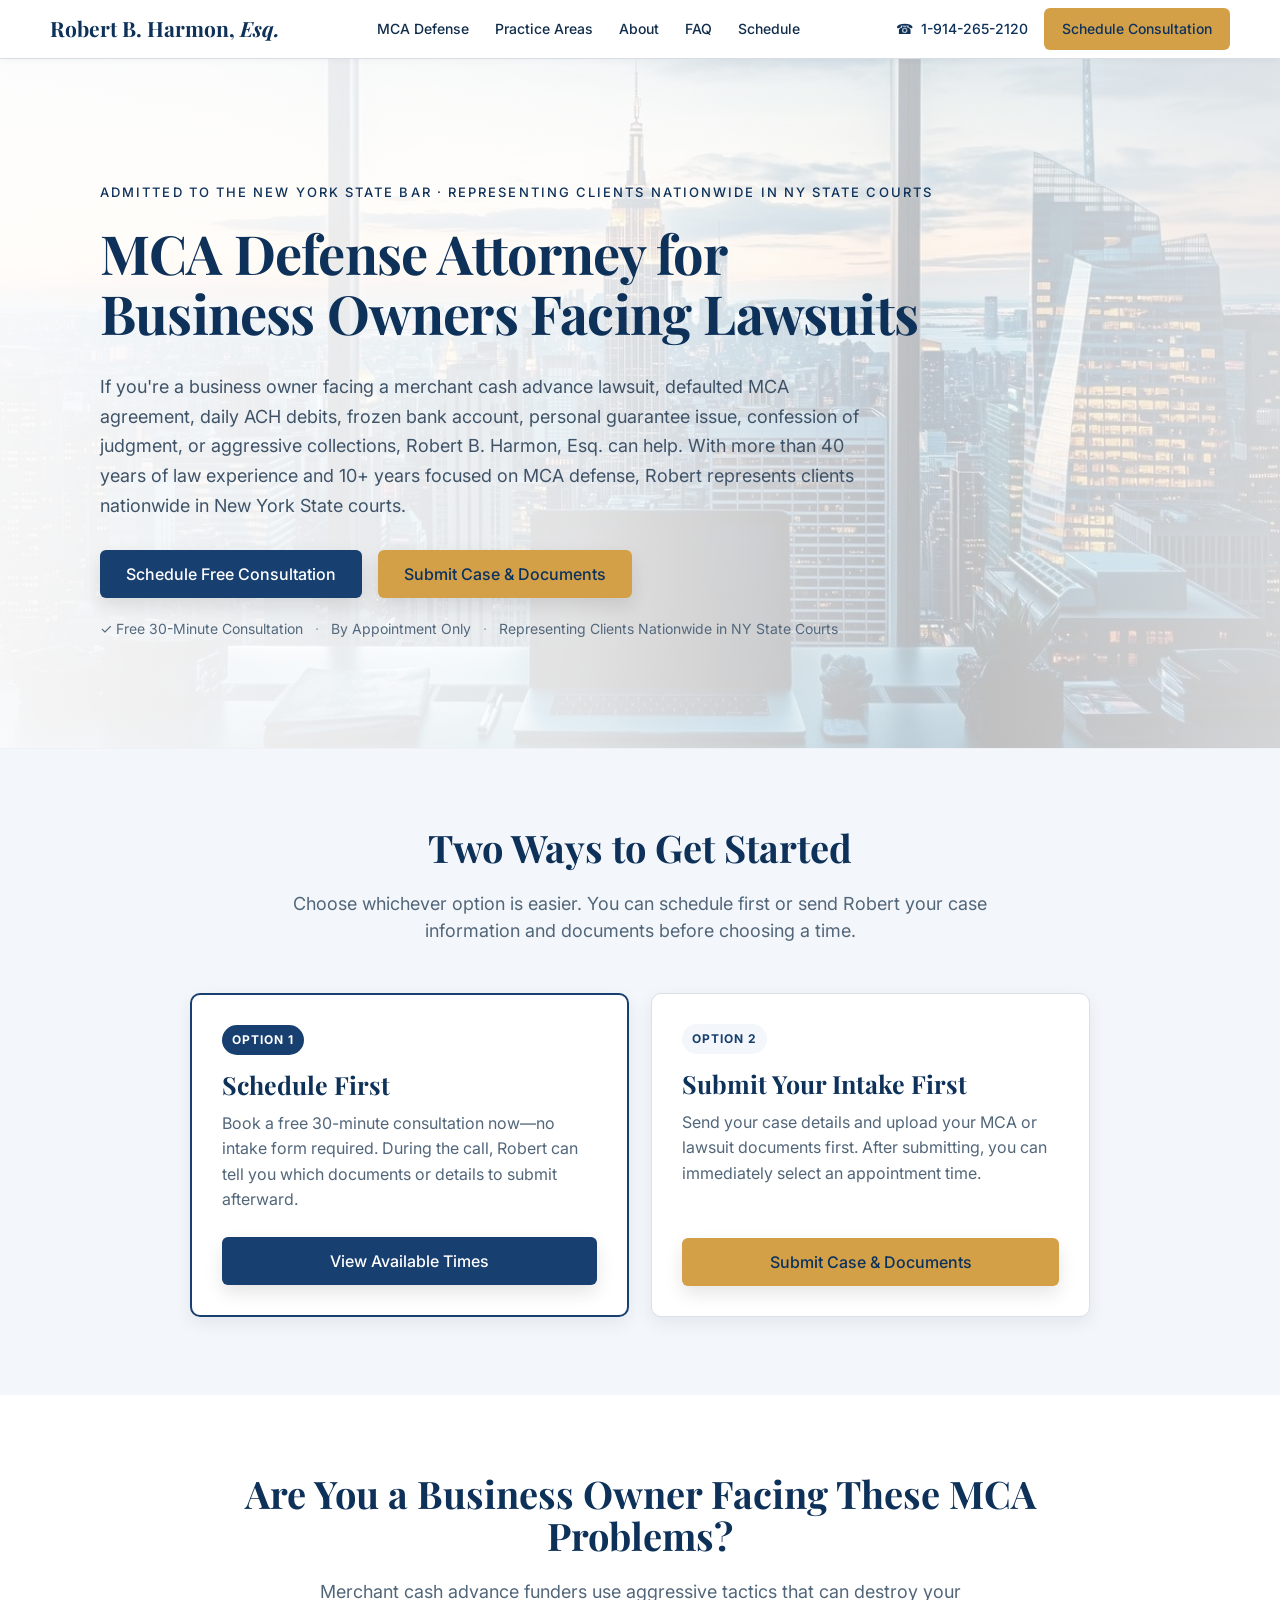
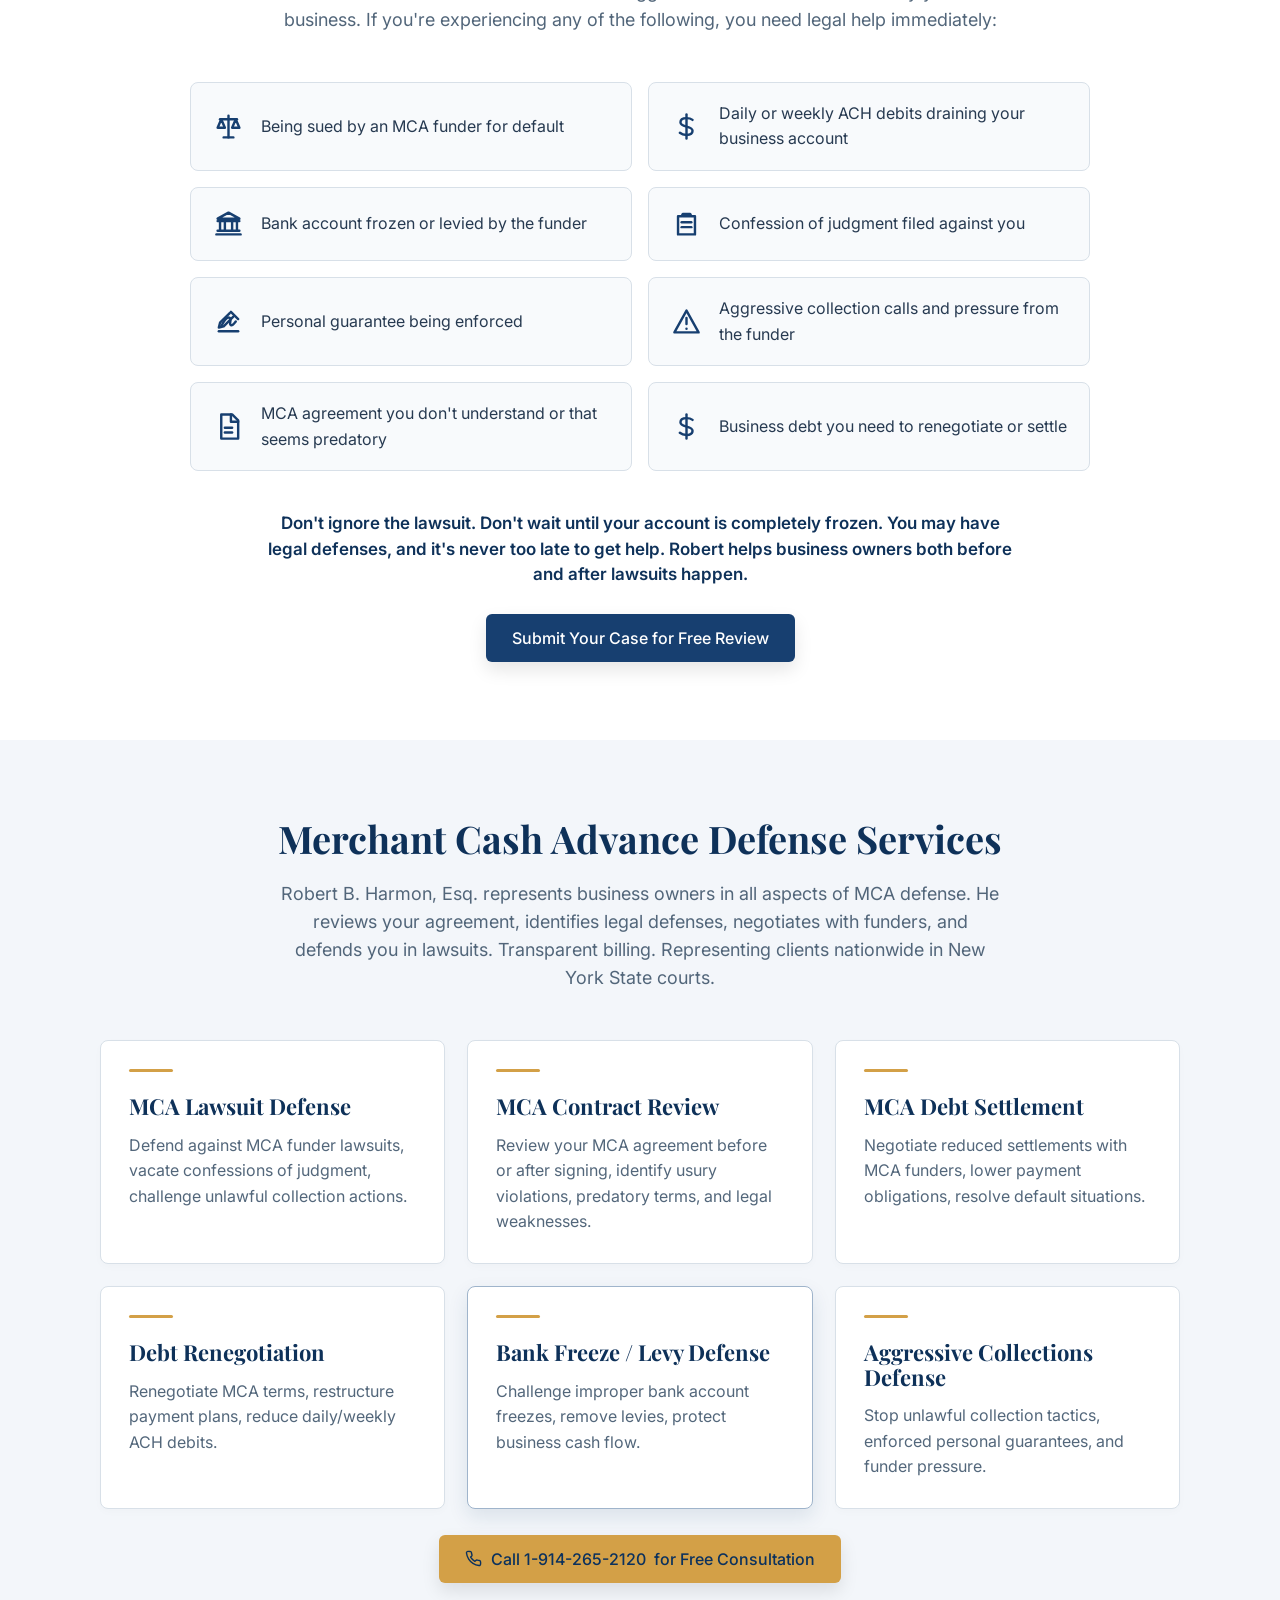
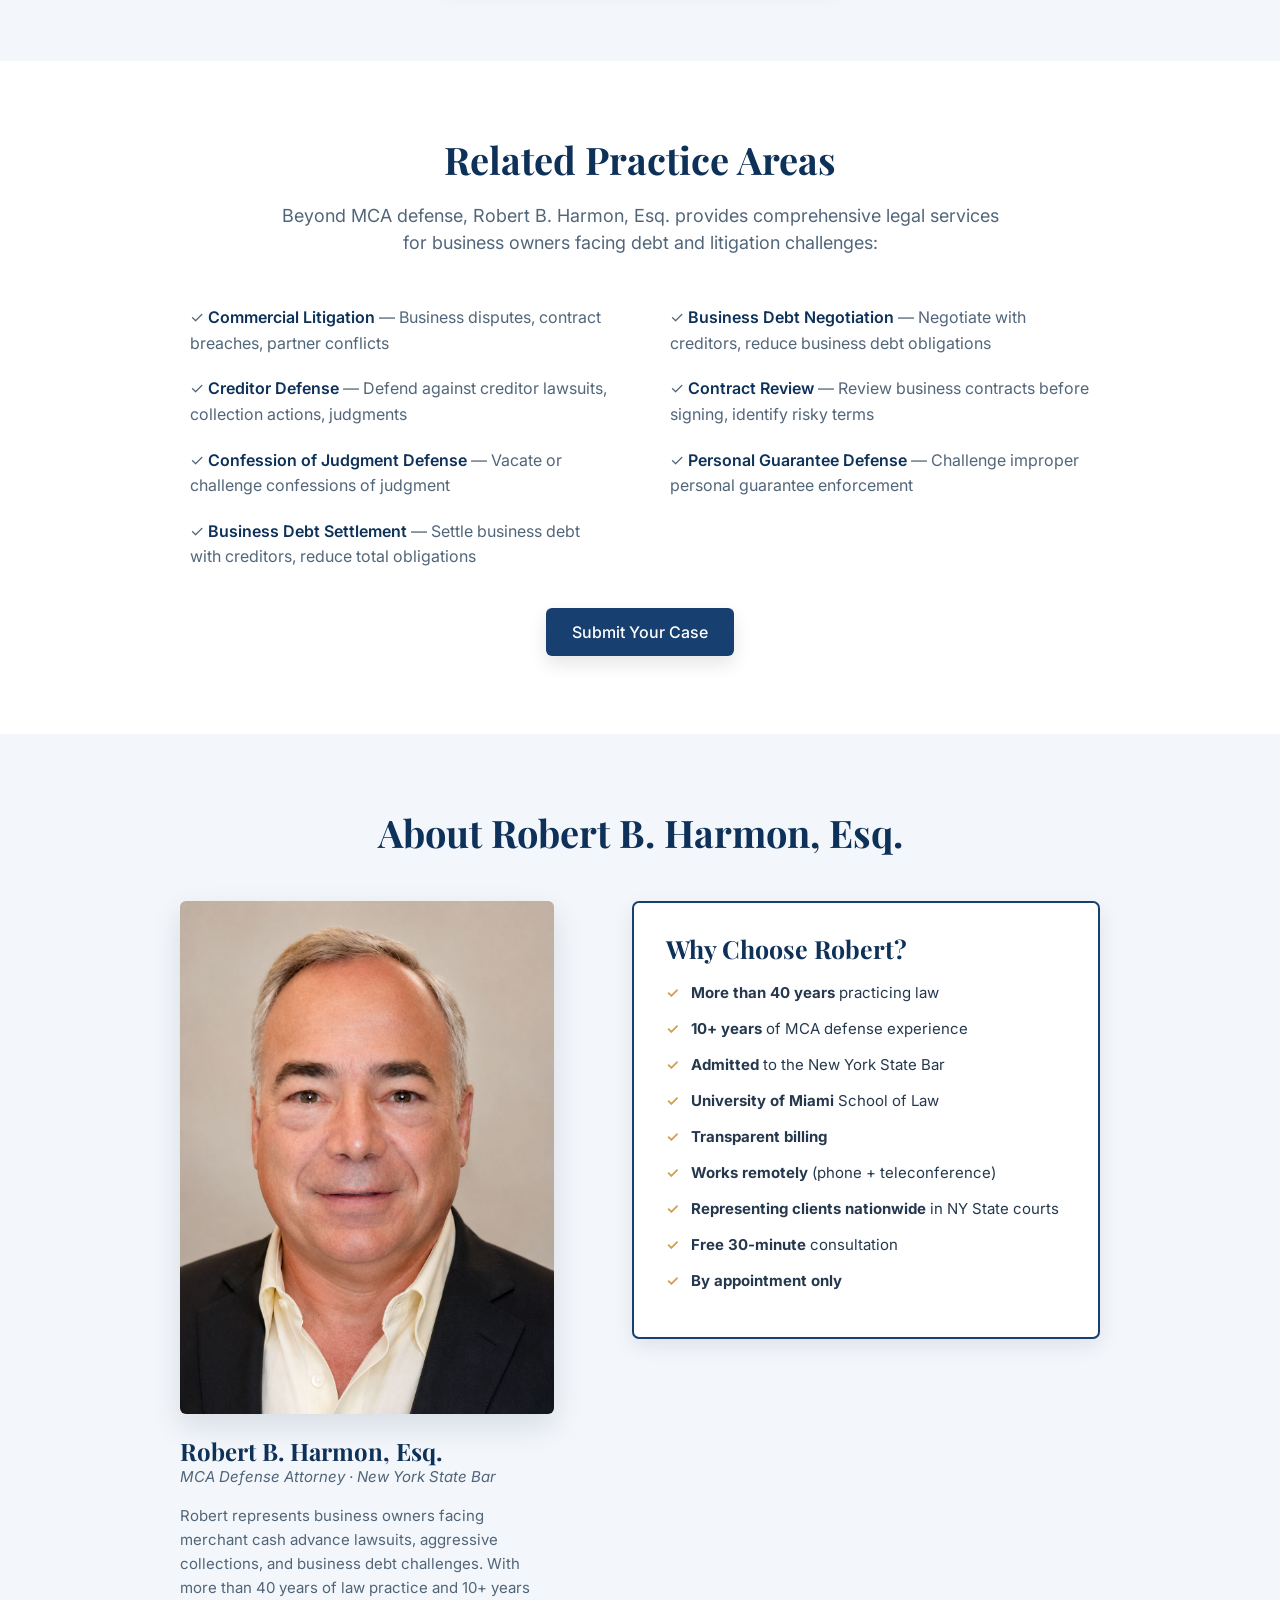
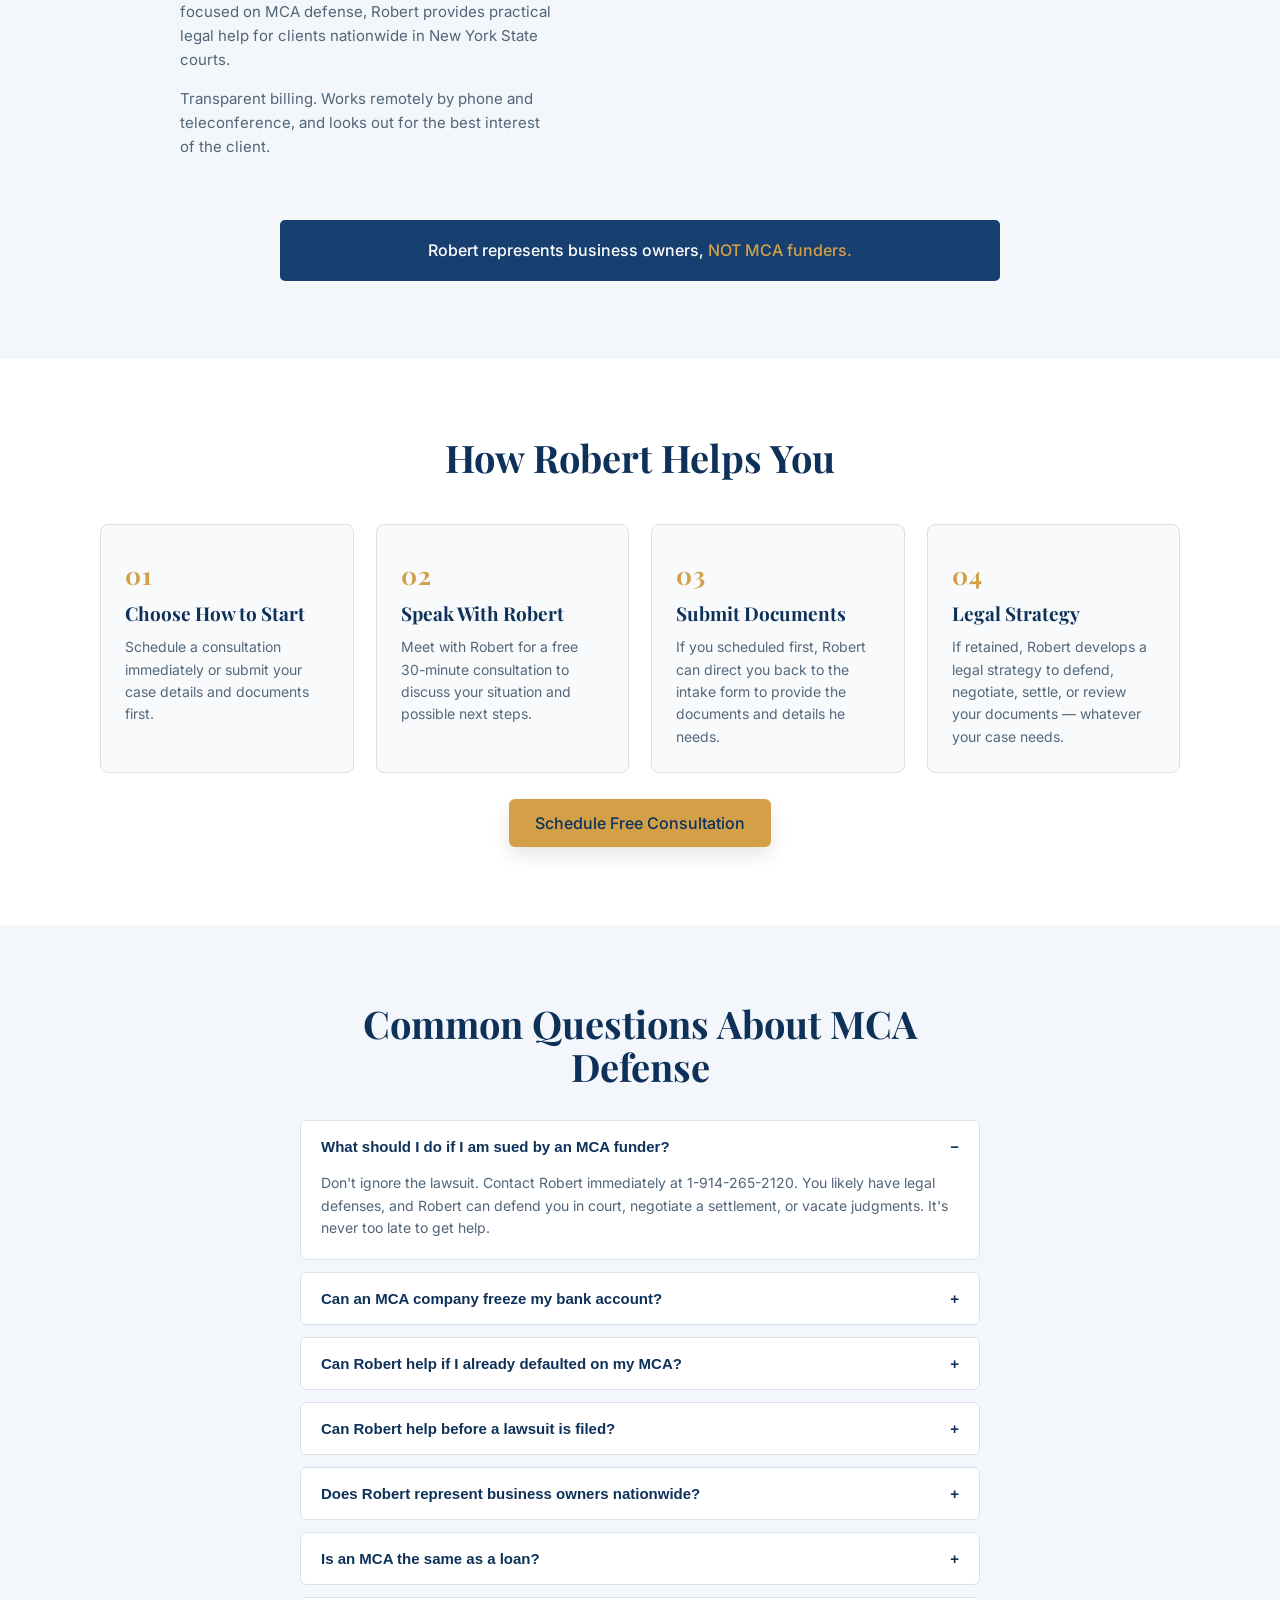
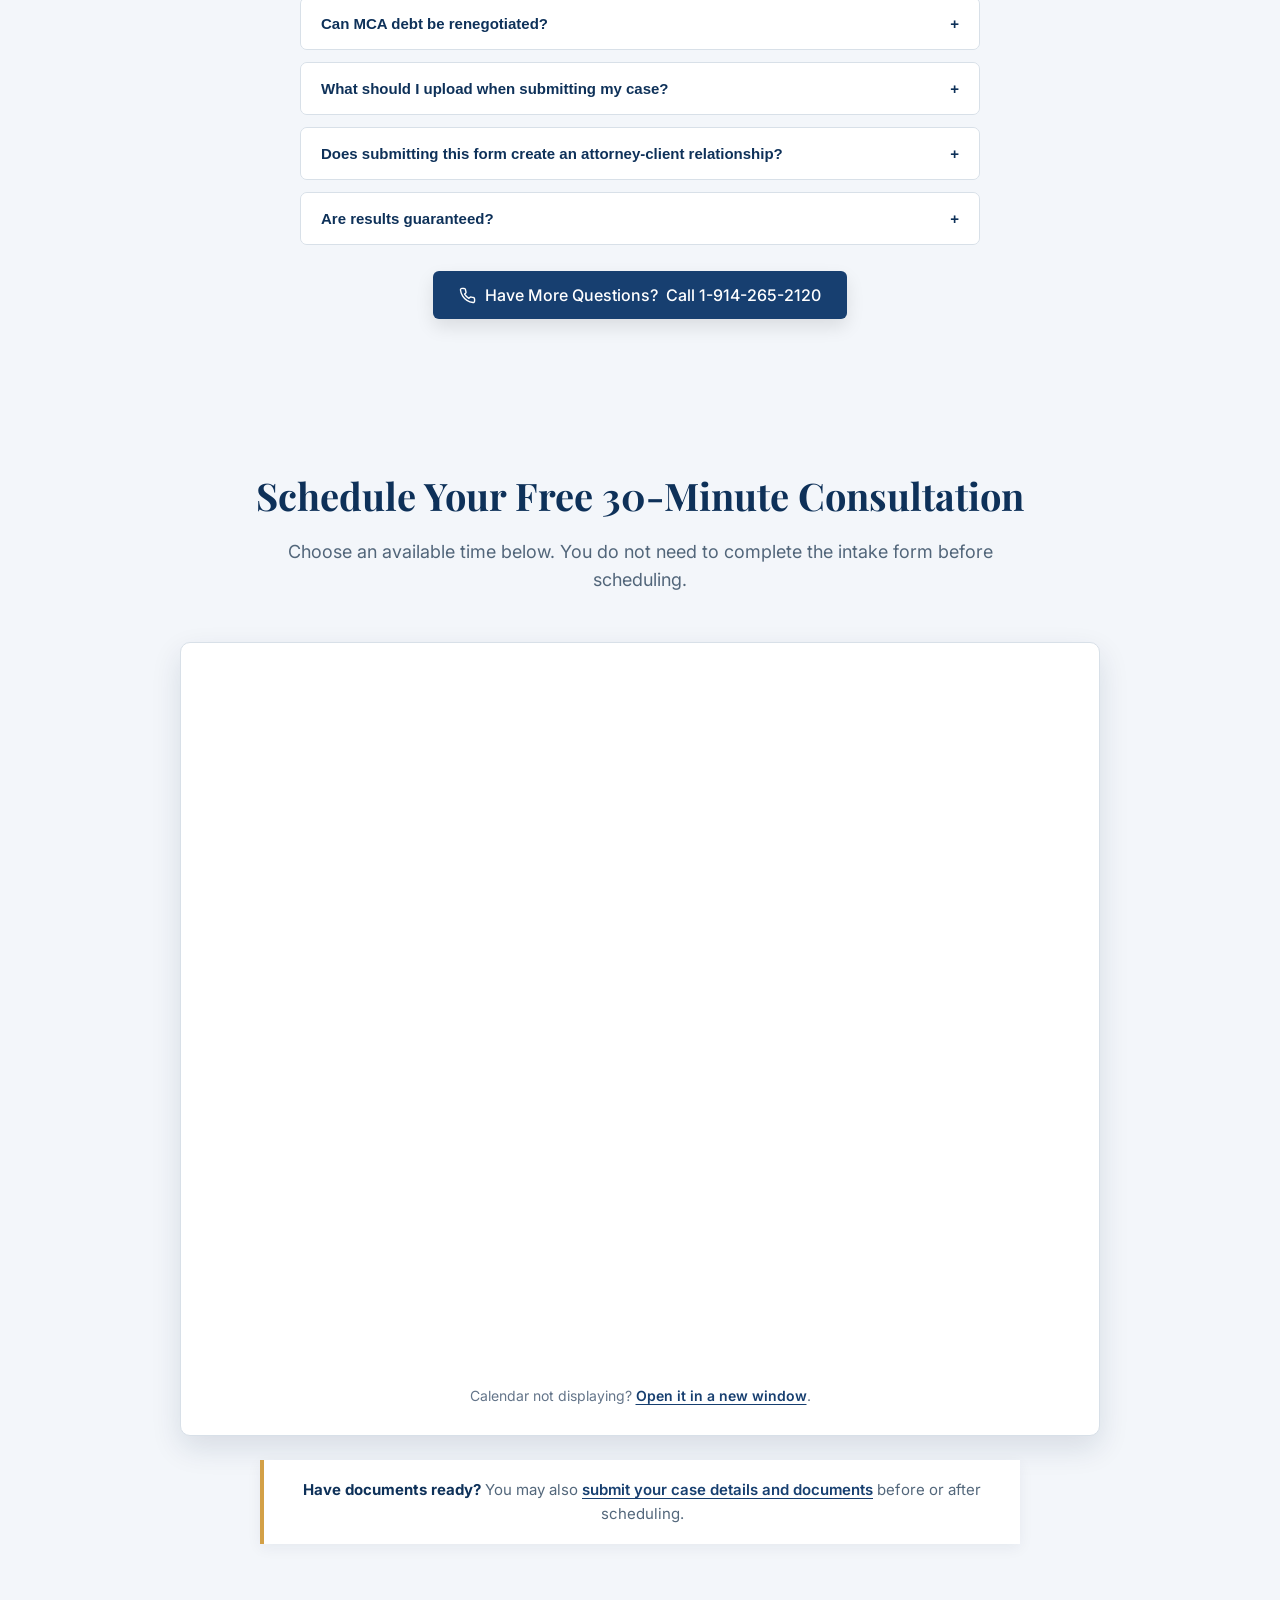
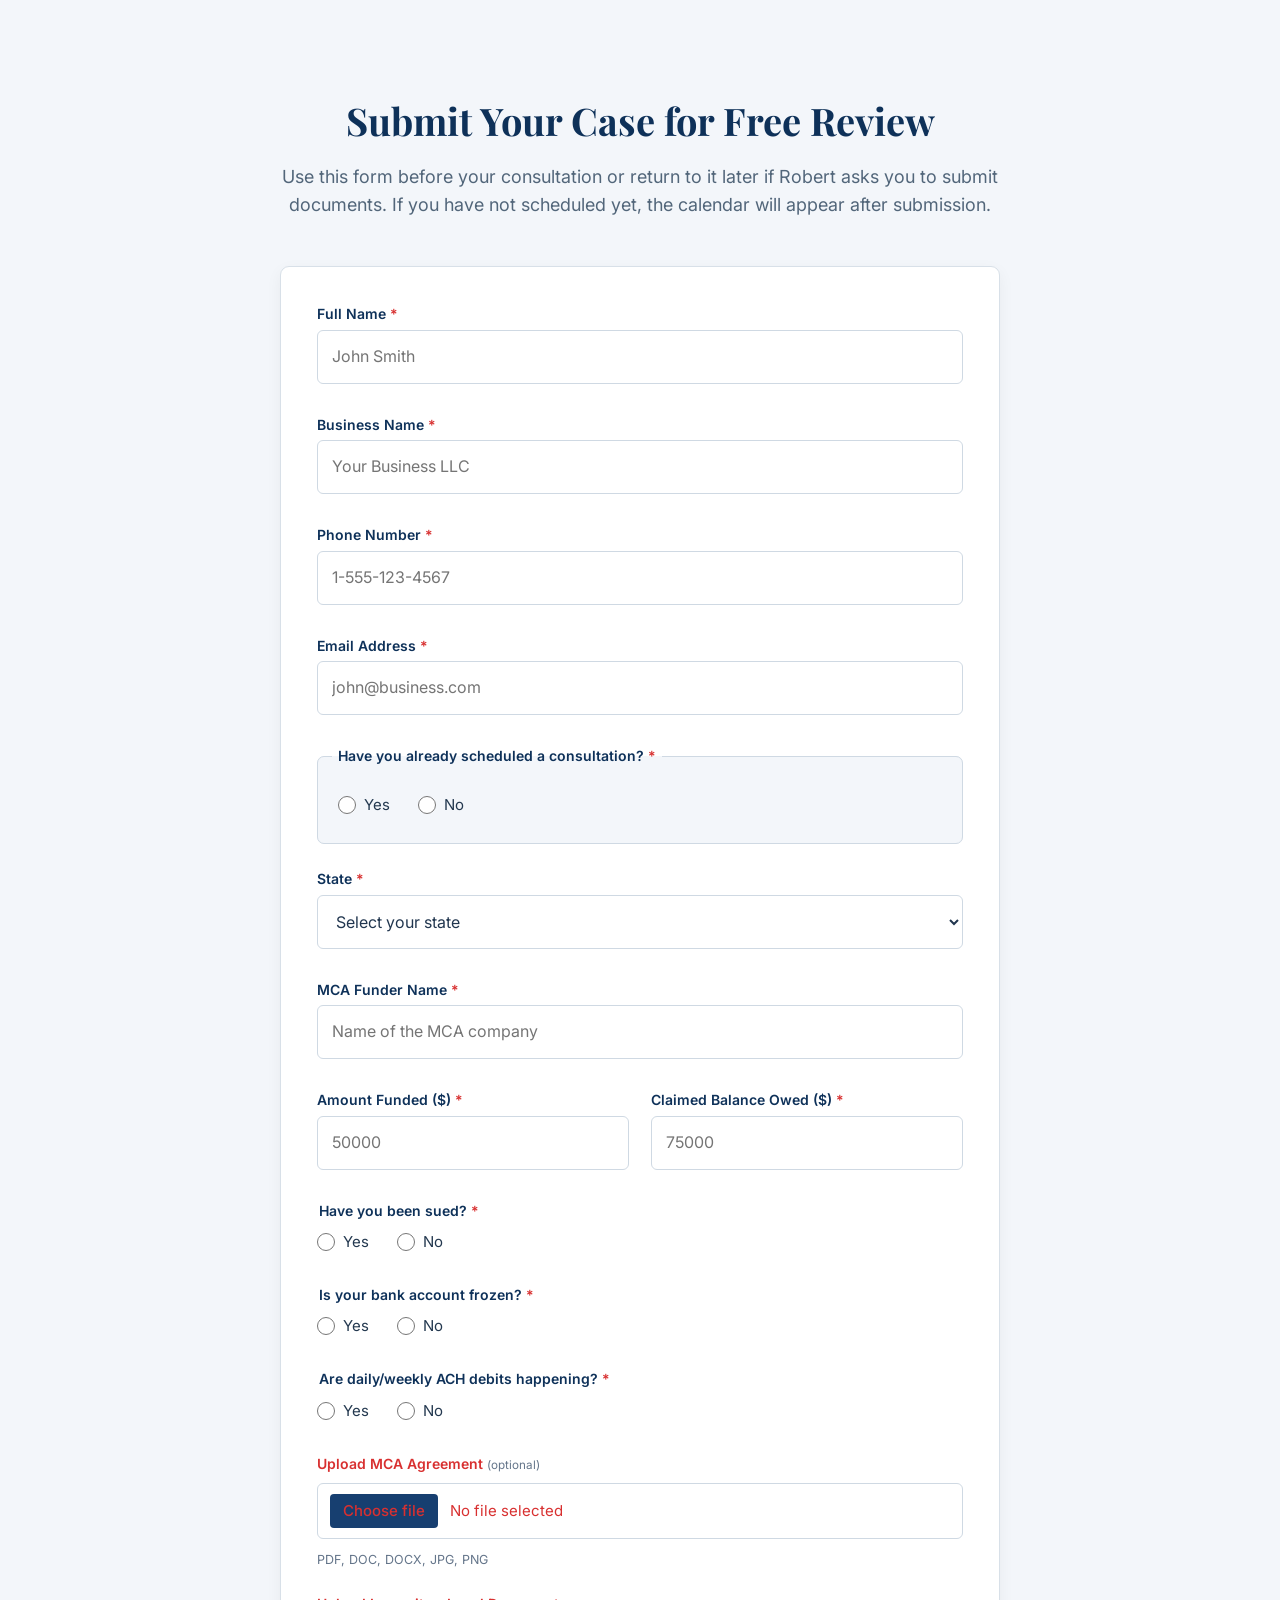
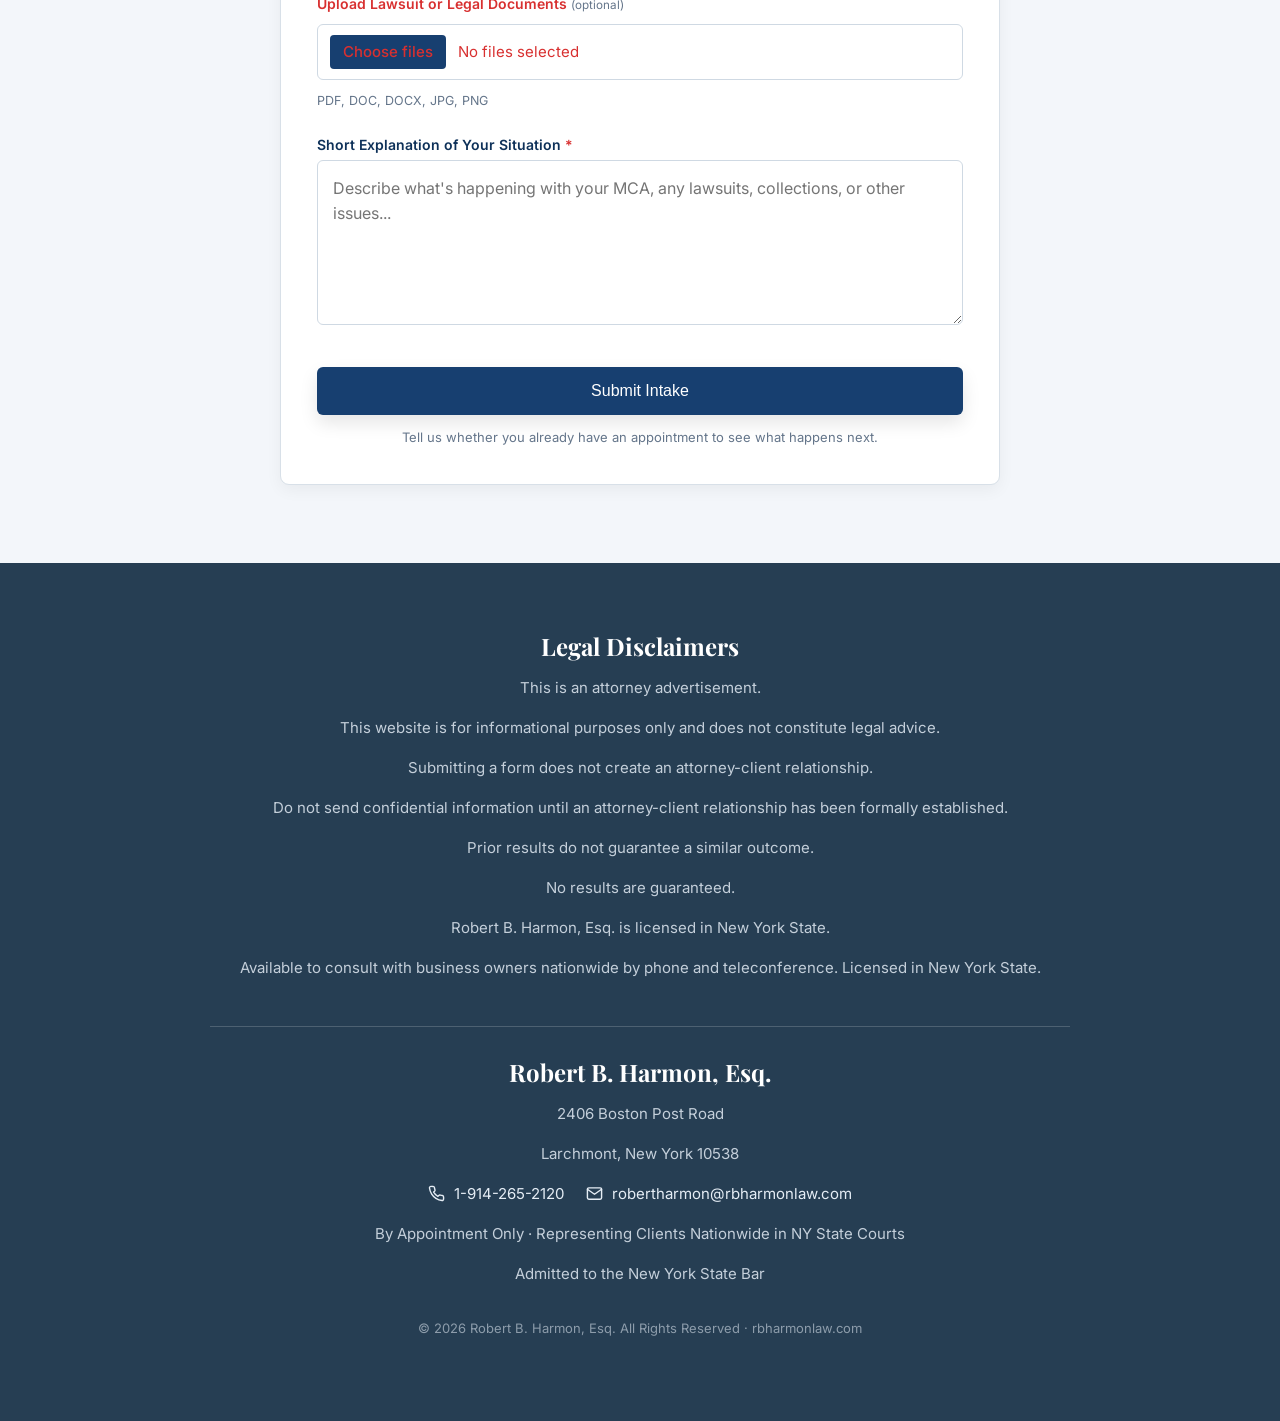
<file: index.html>
<!DOCTYPE html>
<html lang="en">
<head>
  <meta charset="UTF-8" />
  <meta name="viewport" content="width=device-width, initial-scale=1.0" />
  <title>Robert B. Harmon, Esq. | MCA Defense Attorney</title>
  <meta name="description" content="MCA defense attorney for business owners facing merchant cash advance lawsuits, ACH debits, bank freezes, confessions of judgment, and collections." />

<meta property="og:title" content="Robert B. Harmon, Esq. | MCA Defense Attorney" />
<meta property="og:description" content="MCA defense attorney for business owners facing merchant cash advance lawsuits, ACH debits, bank freezes, confessions of judgment, and collections." />
<meta property="og:image" content="https://rbharmonlaw.com/robert-harmon.jpg" />
<meta property="og:url" content="https://rbharmonlaw.com" />
<meta property="og:type" content="website" />

<meta name="twitter:card" content="summary_large_image" />
<meta name="twitter:title" content="Robert B. Harmon, Esq. | MCA Defense Attorney" />
<meta name="twitter:description" content="MCA defense attorney for business owners facing merchant cash advance lawsuits, ACH debits, bank freezes, confessions of judgment, and collections." />
<meta name="twitter:image" content="https://rbharmonlaw.com/robert-harmon.jpg" />
  
  <link rel="preconnect" href="https://fonts.googleapis.com">
  <link rel="preconnect" href="https://fonts.gstatic.com" crossorigin>
  <link href="https://fonts.googleapis.com/css2?family=Inter:wght@400;450;500;600;700&family=Playfair+Display:wght@600;700&display=swap" rel="stylesheet">

  <link rel="stylesheet" href="styles.css" />
</head>
<body>
  <header class="site-header">
    <div class="nav-container">
      <a href="#top" class="brand">Robert B. Harmon, <em>Esq.</em></a>

      <button class="mobile-menu-button" aria-label="Open menu" aria-expanded="false">
        <span></span><span></span><span></span>
      </button>

      <nav class="main-nav">
        <a href="#mca-defense">MCA Defense</a>
        <a href="#practice-areas">Practice Areas</a>
        <a href="#about">About</a>
        <a href="#faq">FAQ</a>
        <a href="#schedule">Schedule</a>
      </nav>

      <div class="nav-actions">
        <a class="phone-link icon-link" href="tel:+19142652120">☎&nbsp; 1-914-265-2120</a>
        <a class="btn btn-gold btn-small" href="#schedule">Schedule Consultation</a>
      </div>
    </div>
  </header>

  <main id="top">
    <section id="mca-defense" class="hero">
      <div class="hero-bg"></div>
      <div class="container hero-content">
        <p class="eyebrow">ADMITTED TO THE NEW YORK STATE BAR · REPRESENTING CLIENTS NATIONWIDE IN NY STATE COURTS</p>
        <h1>MCA Defense Attorney for Business Owners Facing Lawsuits</h1>
        <p class="hero-copy">
          If you're a business owner facing a merchant cash advance lawsuit, defaulted MCA agreement, daily ACH debits,
          frozen bank account, personal guarantee issue, confession of judgment, or aggressive collections,
          Robert B. Harmon, Esq. can help. With more than 40 years of law experience and 10+ years focused on MCA defense,
          Robert represents clients nationwide in New York State courts.
        </p>

        <div class="hero-buttons">
          <a class="btn btn-primary" href="#schedule">Schedule Free Consultation</a>
          <a class="btn btn-gold" href="#submit-case">Submit Case &amp; Documents</a>
        </div>

        <p class="trust-row">✓ Free 30-Minute Consultation <span>·</span> By Appointment Only <span>·</span> Representing Clients Nationwide in NY State Courts</p>
      </div>
    </section>

    <section class="section start-options">
      <div class="container narrow">
        <h2>Two Ways to Get Started</h2>
        <p class="section-intro">Choose whichever option is easier. You can schedule first or send Robert your case information and documents before choosing a time.</p>

        <div class="start-grid">
          <article class="start-card featured">
            <span class="start-number">Option 1</span>
            <h3>Schedule First</h3>
            <p>Book a free 30-minute consultation now—no intake form required. During the call, Robert can tell you which documents or details to submit afterward.</p>
            <a class="btn btn-primary" href="#schedule">View Available Times</a>
          </article>

          <article class="start-card">
            <span class="start-number">Option 2</span>
            <h3>Submit Your Intake First</h3>
            <p>Send your case details and upload your MCA or lawsuit documents first. After submitting, you can immediately select an appointment time.</p>
            <a class="btn btn-gold" href="#submit-case">Submit Case &amp; Documents</a>
          </article>
        </div>
      </div>
    </section>

    <section class="section problems">
      <div class="container narrow">
        <h2>Are You a Business Owner Facing These MCA Problems?</h2>
        <p class="section-intro">
          Merchant cash advance funders use aggressive tactics that can destroy your business. If you're experiencing any of the following, you need legal help immediately:
        </p>

        <div class="problem-grid">
          <div class="problem-card"><span class="problem-icon"><svg class="problem-svg" viewBox="0 0 24 24" aria-hidden="true"><path d="M12 3v18"/><path d="M5 6h14"/><path d="M6 6 3 13h6L6 6Z"/><path d="M18 6l-3 7h6l-3-7Z"/><path d="M8 21h8"/></svg></span> Being sued by an MCA funder for default</div>
          <div class="problem-card"><span class="problem-icon"><svg class="problem-svg" viewBox="0 0 24 24" aria-hidden="true"><path d="M12 2v20"/><path d="M17 6.5c-1.2-.9-3-1.4-5-1.4-3 0-5 1.3-5 3.4 0 4.8 10 2.4 10 7.1 0 2.1-2 3.4-5 3.4-2.2 0-4.1-.6-5.5-1.8"/></svg></span> Daily or weekly ACH debits draining your business account</div>
          <div class="problem-card"><span class="problem-icon"><svg class="problem-svg" viewBox="0 0 24 24" aria-hidden="true"><path d="M3 10h18"/><path d="M5 10v8"/><path d="M9 10v8"/><path d="M15 10v8"/><path d="M19 10v8"/><path d="M3 18h18"/><path d="M2 21h20"/><path d="M12 3 3 8h18l-9-5Z"/></svg></span> Bank account frozen or levied by the funder</div>
          <div class="problem-card"><span class="problem-icon"><svg class="problem-svg" viewBox="0 0 24 24" aria-hidden="true"><path d="M9 4h6l1 2h3v15H5V6h3l1-2Z"/><path d="M9 6h6"/><path d="M8 11h8"/><path d="M8 15h8"/></svg></span> Confession of judgment filed against you</div>
          <div class="problem-card"><span class="problem-icon"><svg class="problem-svg" viewBox="0 0 24 24" aria-hidden="true"><path d="M4 20h16"/><path d="M6 16c3-6 5-8 7-7 2 1-1 5 1 6 1 .5 2-.3 4-3"/><path d="M14 4l6 6"/><path d="M13 5 5 13l-1 4 4-1 8-8"/></svg></span> Personal guarantee being enforced</div>
          <div class="problem-card"><span class="problem-icon"><svg class="problem-svg" viewBox="0 0 24 24" aria-hidden="true"><path d="M12 3 2 21h20L12 3Z"/><path d="M12 9v5"/><path d="M12 18h.01"/></svg></span> Aggressive collection calls and pressure from the funder</div>
          <div class="problem-card"><span class="problem-icon"><svg class="problem-svg" viewBox="0 0 24 24" aria-hidden="true"><path d="M6 2h9l5 5v15H6V2Z"/><path d="M14 2v6h6"/><path d="M9 13h6"/><path d="M9 17h6"/></svg></span> MCA agreement you don't understand or that seems predatory</div>
          <div class="problem-card"><span class="problem-icon"><svg class="problem-svg" viewBox="0 0 24 24" aria-hidden="true"><path d="M12 2v20"/><path d="M17 6.5c-1.2-.9-3-1.4-5-1.4-3 0-5 1.3-5 3.4 0 4.8 10 2.4 10 7.1 0 2.1-2 3.4-5 3.4-2.2 0-4.1-.6-5.5-1.8"/></svg></span> Business debt you need to renegotiate or settle</div>
        </div>

        <p class="strong-note">
          Don't ignore the lawsuit. Don't wait until your account is completely frozen. You may have legal defenses, and it's never too late to get help. Robert helps business owners both before and after lawsuits happen.
        </p>
        <a class="btn btn-primary center-btn" href="#submit-case">Submit Your Case for Free Review</a>
      </div>
    </section>

    <section class="section services">
      <div class="container">
        <h2>Merchant Cash Advance Defense Services</h2>
        <p class="section-intro">
          Robert B. Harmon, Esq. represents business owners in all aspects of MCA defense. He reviews your agreement, identifies legal defenses, negotiates with funders, and defends you in lawsuits. Transparent billing. Representing clients nationwide in New York State courts.
        </p>

        <div class="service-grid">
          <article class="service-card">
            <span class="gold-line"></span>
            <h3>MCA Lawsuit Defense</h3>
            <p>Defend against MCA funder lawsuits, vacate confessions of judgment, challenge unlawful collection actions.</p>
          </article>
          <article class="service-card">
            <span class="gold-line"></span>
            <h3>MCA Contract Review</h3>
            <p>Review your MCA agreement before or after signing, identify usury violations, predatory terms, and legal weaknesses.</p>
          </article>
          <article class="service-card">
            <span class="gold-line"></span>
            <h3>MCA Debt Settlement</h3>
            <p>Negotiate reduced settlements with MCA funders, lower payment obligations, resolve default situations.</p>
          </article>
          <article class="service-card">
            <span class="gold-line"></span>
            <h3>Debt Renegotiation</h3>
            <p>Renegotiate MCA terms, restructure payment plans, reduce daily/weekly ACH debits.</p>
          </article>
          <article class="service-card highlighted">
            <span class="gold-line"></span>
            <h3>Bank Freeze / Levy Defense</h3>
            <p>Challenge improper bank account freezes, remove levies, protect business cash flow.</p>
          </article>
          <article class="service-card">
            <span class="gold-line"></span>
            <h3>Aggressive Collections Defense</h3>
            <p>Stop unlawful collection tactics, enforced personal guarantees, and funder pressure.</p>
          </article>
        </div>

        <a class="btn btn-gold center-btn wide-btn stacked-mobile" href="tel:+19142652120"><span class="button-main-line"><svg class="icon-svg" viewBox="0 0 24 24" aria-hidden="true"><path d="M22 16.9v3a2 2 0 0 1-2.2 2 19.8 19.8 0 0 1-8.6-3.1 19.3 19.3 0 0 1-6-6A19.8 19.8 0 0 1 2.1 4.2 2 2 0 0 1 4.1 2h3a2 2 0 0 1 2 1.7c.1 1 .4 2 .7 2.9a2 2 0 0 1-.5 2.1L8 10a16 16 0 0 0 6 6l1.3-1.3a2 2 0 0 1 2.1-.5c.9.3 1.9.6 2.9.7A2 2 0 0 1 22 16.9Z"/></svg><span>Call 1-914-265-2120</span></span><span class="button-sub-line">for Free Consultation</span></a>
      </div>
    </section>

    <section id="practice-areas" class="section related">
      <div class="container narrow">
        <h2>Related Practice Areas</h2>
        <p class="section-intro">
          Beyond MCA defense, Robert B. Harmon, Esq. provides comprehensive legal services for business owners facing debt and litigation challenges:
        </p>

        <div class="related-list">
          <p>✓ <strong>Commercial Litigation</strong> — Business disputes, contract breaches, partner conflicts</p>
          <p>✓ <strong>Business Debt Negotiation</strong> — Negotiate with creditors, reduce business debt obligations</p>
          <p>✓ <strong>Creditor Defense</strong> — Defend against creditor lawsuits, collection actions, judgments</p>
          <p>✓ <strong>Contract Review</strong> — Review business contracts before signing, identify risky terms</p>
          <p>✓ <strong>Confession of Judgment Defense</strong> — Vacate or challenge confessions of judgment</p>
          <p>✓ <strong>Personal Guarantee Defense</strong> — Challenge improper personal guarantee enforcement</p>
          <p>✓ <strong>Business Debt Settlement</strong> — Settle business debt with creditors, reduce total obligations</p>
        </div>

        <a class="btn btn-primary center-btn" href="#submit-case">Submit Your Case</a>
      </div>
    </section>

    <section id="about" class="section about">
      <div class="container">
        <h2>About Robert B. Harmon, Esq.</h2>

        <div class="about-grid">
          <div class="about-left">
            <img class="attorney-photo" src="robert-harmon.jpg" alt="Robert B. Harmon, Esq." />
            <h3>Robert B. Harmon, Esq.</h3>
            <p class="subline"><em>MCA Defense Attorney · New York State Bar</em></p>
            <p>
              Robert represents business owners facing merchant cash advance lawsuits, aggressive collections, and business debt challenges. With more than 40 years of law practice and 10+ years focused on MCA defense, Robert provides practical legal help for clients nationwide in New York State courts.
            </p>
            <p>
              Transparent billing. Works remotely by phone and teleconference, and looks out for the best interest of the client.
            </p>
          </div>

          <aside class="why-card">
            <h3>Why Choose Robert?</h3>
            <ul>
              <li><strong>More than 40 years</strong> practicing law</li>
              <li><strong>10+ years</strong> of MCA defense experience</li>
              <li><strong>Admitted</strong> to the New York State Bar</li>
              <li><strong>University of Miami</strong> School of Law</li>
              <li><strong>Transparent billing</strong></li>
              <li><strong>Works remotely</strong> (phone + teleconference)</li>
              <li><strong>Representing clients nationwide</strong> in NY State courts</li>
              <li><strong>Free 30-minute</strong> consultation</li>
              <li><strong>By appointment only</strong></li>
            </ul>
          </aside>
        </div>

        <div class="blue-banner">
          Robert represents business owners, <span>NOT MCA funders.</span>
        </div>
      </div>
    </section>

    <section class="section process">
      <div class="container">
        <h2>How Robert Helps You</h2>

        <div class="process-grid">
          <article class="process-card">
            <div class="process-icon">01</div>
            <h3>Choose How to Start</h3>
            <p>Schedule a consultation immediately or submit your case details and documents first.</p>
          </article>
          <article class="process-card">
            <div class="process-icon">02</div>
            <h3>Speak With Robert</h3>
            <p>Meet with Robert for a free 30-minute consultation to discuss your situation and possible next steps.</p>
          </article>
          <article class="process-card">
            <div class="process-icon">03</div>
            <h3>Submit Documents</h3>
            <p>If you scheduled first, Robert can direct you back to the intake form to provide the documents and details he needs.</p>
          </article>
          <article class="process-card">
            <div class="process-icon">04</div>
            <h3>Legal Strategy</h3>
            <p>If retained, Robert develops a legal strategy to defend, negotiate, settle, or review your documents — whatever your case needs.</p>
          </article>
        </div>

        <a class="btn btn-gold center-btn" href="#schedule">Schedule Free Consultation</a>
      </div>
    </section>

    <section id="faq" class="section faq">
      <div class="container faq-container">
        <h2>Common Questions About MCA Defense</h2>

        <div class="accordion">
          <div class="faq-item active">
            <button>What should I do if I am sued by an MCA funder?<span>−</span></button>
            <div class="faq-answer">
              Don't ignore the lawsuit. Contact Robert immediately at 1-914-265-2120. You likely have legal defenses, and Robert can defend you in court, negotiate a settlement, or vacate judgments. It's never too late to get help.
            </div>
          </div>
          <div class="faq-item">
            <button>Can an MCA company freeze my bank account?<span>+</span></button>
            <div class="faq-answer">In some cases, funders try to freeze or levy bank accounts after legal action or judgment. Robert can review the documents and discuss possible defenses or challenges.</div>
          </div>
          <div class="faq-item">
            <button>Can Robert help if I already defaulted on my MCA?<span>+</span></button>
            <div class="faq-answer">Yes. Robert helps business owners both before and after default, including negotiating with funders and defending lawsuits.</div>
          </div>
          <div class="faq-item">
            <button>Can Robert help before a lawsuit is filed?<span>+</span></button>
            <div class="faq-answer">Yes. Contract review, debt renegotiation, and early legal strategy can help reduce risk before litigation begins.</div>
          </div>
          <div class="faq-item">
            <button>Does Robert represent business owners nationwide?<span>+</span></button>
            <div class="faq-answer">Robert is licensed in New York State and represents clients nationwide in New York State courts. Consultations may be conducted by phone or teleconference.</div>
          </div>
          <div class="faq-item">
            <button>Is an MCA the same as a loan?<span>+</span></button>
            <div class="faq-answer">MCA agreements are often presented as purchases of receivables rather than loans, but the details of the agreement and how it operates matter. Robert can review the agreement for legal issues.</div>
          </div>
          <div class="faq-item">
            <button>Can MCA debt be renegotiated?<span>+</span></button>
            <div class="faq-answer">Often, yes. Depending on the situation, funders may negotiate reduced balances, payment plans, or settlements.</div>
          </div>
          <div class="faq-item">
            <button>What should I upload when submitting my case?<span>+</span></button>
            <div class="faq-answer">Upload your MCA agreement, lawsuit papers, confession of judgment documents, notices, bank freeze paperwork, and any communications from the funder or collector.</div>
          </div>
          <div class="faq-item">
            <button>Does submitting this form create an attorney-client relationship?<span>+</span></button>
            <div class="faq-answer">No. Submitting the form does not create an attorney-client relationship. Do not send confidential information until an attorney-client relationship has been formally established.</div>
          </div>
          <div class="faq-item">
            <button>Are results guaranteed?<span>+</span></button>
            <div class="faq-answer">No. Prior results do not guarantee a similar outcome, and no results are guaranteed.</div>
          </div>
        </div>

        <a class="btn btn-primary center-btn wide-btn stacked-mobile" href="tel:+19142652120"><span class="button-main-line"><svg class="icon-svg" viewBox="0 0 24 24" aria-hidden="true"><path d="M22 16.9v3a2 2 0 0 1-2.2 2 19.8 19.8 0 0 1-8.6-3.1 19.3 19.3 0 0 1-6-6A19.8 19.8 0 0 1 2.1 4.2 2 2 0 0 1 4.1 2h3a2 2 0 0 1 2 1.7c.1 1 .4 2 .7 2.9a2 2 0 0 1-.5 2.1L8 10a16 16 0 0 0 6 6l1.3-1.3a2 2 0 0 1 2.1-.5c.9.3 1.9.6 2.9.7A2 2 0 0 1 22 16.9Z"/></svg><span>Have More Questions?</span></span><span class="button-sub-line">Call 1-914-265-2120</span></a>
      </div>
    </section>

    <section id="schedule" class="section homepage-schedule">
      <div class="container booking-container">
        <h2>Schedule Your Free 30-Minute Consultation</h2>
        <p class="section-intro">Choose an available time below. You do not need to complete the intake form before scheduling.</p>

        <div class="booking-card">
          <div
            id="tidycal-booking"
            class="tidycal-embed"
            data-path="rbharmonlaw/free-mca-defense-consultation"
            data-showavatar="false"
          ></div>
          <noscript>
            <p class="booking-fallback">JavaScript is required for the embedded calendar. <a href="https://tidycal.com/rbharmonlaw/free-mca-defense-consultation">Open the appointment calendar</a>.</p>
          </noscript>
          <p class="booking-fallback">Calendar not displaying? <a href="https://tidycal.com/rbharmonlaw/free-mca-defense-consultation" target="_blank" rel="noopener">Open it in a new window</a>.</p>
        </div>

        <div class="schedule-intake-link">
          <strong>Have documents ready?</strong> You may also <a href="#submit-case">submit your case details and documents</a> before or after scheduling.
        </div>
      </div>
    </section>

    <section id="submit-case" class="section submit-section">
      <div class="container form-container">
        <h2>Submit Your Case for Free Review</h2>
        <p class="section-intro">
          Use this form before your consultation or return to it later if Robert asks you to submit documents. If you have not scheduled yet, the calendar will appear after submission.
        </p>

        <form class="case-form" name="case-review" method="POST" data-netlify="true" data-netlify-honeypot="bot-field" enctype="multipart/form-data" action="/schedule.html">
          <input type="hidden" name="form-name" value="case-review" />
          <p class="hidden">
            <label>Do not fill this out: <input name="bot-field" /></label>
          </p>

          <label>Full Name <span>*</span>
            <input type="text" name="full_name" placeholder="John Smith" required />
          </label>

          <label>Business Name <span>*</span>
            <input type="text" name="business_name" placeholder="Your Business LLC" required />
          </label>

          <label>Phone Number <span>*</span>
            <input type="tel" name="phone" placeholder="1-555-123-4567" required />
          </label>

          <label>Email Address <span>*</span>
            <input type="email" name="email" placeholder="john@business.com" required />
          </label>

          <fieldset class="appointment-status">
            <legend>Have you already scheduled a consultation? <span>*</span></legend>
            <label class="radio"><input type="radio" name="already_scheduled" value="Yes" required /> Yes</label>
            <label class="radio"><input type="radio" name="already_scheduled" value="No" /> No</label>
          </fieldset>

          <label>State <span>*</span>
            <select name="state" required>
              <option value="">Select your state</option>
              <option>Alabama</option><option>Alaska</option><option>Arizona</option><option>Arkansas</option><option>California</option>
              <option>Colorado</option><option>Connecticut</option><option>Delaware</option><option>Florida</option><option>Georgia</option>
              <option>Hawaii</option><option>Idaho</option><option>Illinois</option><option>Indiana</option><option>Iowa</option>
              <option>Kansas</option><option>Kentucky</option><option>Louisiana</option><option>Maine</option><option>Maryland</option>
              <option>Massachusetts</option><option>Michigan</option><option>Minnesota</option><option>Mississippi</option><option>Missouri</option>
              <option>Montana</option><option>Nebraska</option><option>Nevada</option><option>New Hampshire</option><option>New Jersey</option>
              <option>New Mexico</option><option>New York</option><option>North Carolina</option><option>North Dakota</option><option>Ohio</option>
              <option>Oklahoma</option><option>Oregon</option><option>Pennsylvania</option><option>Rhode Island</option><option>South Carolina</option>
              <option>South Dakota</option><option>Tennessee</option><option>Texas</option><option>Utah</option><option>Vermont</option>
              <option>Virginia</option><option>Washington</option><option>West Virginia</option><option>Wisconsin</option><option>Wyoming</option>
            </select>
          </label>

          <label>MCA Funder Name <span>*</span>
            <input type="text" name="mca_funder_name" placeholder="Name of the MCA company" required />
          </label>

          <div class="two-col">
            <label>Amount Funded ($) <span>*</span>
              <input type="number" name="amount_funded" placeholder="50000" required />
            </label>

            <label>Claimed Balance Owed ($) <span>*</span>
              <input type="number" name="claimed_balance_owed" placeholder="75000" required />
            </label>
          </div>

          <fieldset>
            <legend>Have you been sued? <span>*</span></legend>
            <label class="radio"><input type="radio" name="been_sued" value="Yes" required /> Yes</label>
            <label class="radio"><input type="radio" name="been_sued" value="No" /> No</label>
          </fieldset>

          <fieldset>
            <legend>Is your bank account frozen? <span>*</span></legend>
            <label class="radio"><input type="radio" name="bank_frozen" value="Yes" required /> Yes</label>
            <label class="radio"><input type="radio" name="bank_frozen" value="No" /> No</label>
          </fieldset>

          <fieldset>
            <legend>Are daily/weekly ACH debits happening? <span>*</span></legend>
            <label class="radio"><input type="radio" name="ach_debits" value="Yes" required /> Yes</label>
            <label class="radio"><input type="radio" name="ach_debits" value="No" /> No</label>
          </fieldset>

          <div class="file-field">
            <span class="file-label-text">Upload MCA Agreement <small>(optional)</small></span>
            <input id="mca_agreement" class="file-native" type="file" name="mca_agreement" accept=".pdf,.doc,.docx,.jpg,.jpeg,.png" />
            <label class="file-ui" for="mca_agreement"><span class="file-button">Choose file</span><span class="file-name" data-default="No file selected">No file selected</span></label>
            <small>PDF, DOC, DOCX, JPG, PNG</small>
          </div>

          <div class="file-field">
            <span class="file-label-text">Upload Lawsuit or Legal Documents <small>(optional)</small></span>
            <input id="legal_documents" class="file-native" type="file" name="legal_documents" accept=".pdf,.doc,.docx,.jpg,.jpeg,.png" multiple />
            <label class="file-ui" for="legal_documents"><span class="file-button">Choose files</span><span class="file-name" data-default="No files selected">No files selected</span></label>
            <small>PDF, DOC, DOCX, JPG, PNG</small>
          </div>

          <label>Short Explanation of Your Situation <span>*</span>
            <textarea name="situation" placeholder="Describe what's happening with your MCA, any lawsuits, collections, or other issues..." required></textarea>
          </label>

          <button id="case-form-submit" class="btn btn-primary form-submit" type="submit">Submit Intake</button>
          <p id="case-form-next-step" class="form-next-step">Tell us whether you already have an appointment to see what happens next.</p>
        </form>
      </div>
    </section>
  </main>

  <footer id="contact" class="footer">
    <div class="container footer-inner">
      <h2>Legal Disclaimers</h2>
      <p>This is an attorney advertisement.</p>
      <p>This website is for informational purposes only and does not constitute legal advice.</p>
      <p>Submitting a form does not create an attorney-client relationship.</p>
      <p>Do not send confidential information until an attorney-client relationship has been formally established.</p>
      <p>Prior results do not guarantee a similar outcome.</p>
      <p>No results are guaranteed.</p>
      <p>Robert B. Harmon, Esq. is licensed in New York State.</p>
      <p>Available to consult with business owners nationwide by phone and teleconference. Licensed in New York State.</p>

      <div class="footer-line"></div>

      <h3>Robert B. Harmon, Esq.</h3>
      <p>2406 Boston Post Road</p>
      <p>Larchmont, New York 10538</p>
      <p class="footer-contact-line"><a class="icon-link footer-phone" href="tel:+19142652120"><svg class="icon-svg" viewBox="0 0 24 24" aria-hidden="true"><path d="M22 16.9v3a2 2 0 0 1-2.2 2 19.8 19.8 0 0 1-8.6-3.1 19.3 19.3 0 0 1-6-6A19.8 19.8 0 0 1 2.1 4.2 2 2 0 0 1 4.1 2h3a2 2 0 0 1 2 1.7c.1 1 .4 2 .7 2.9a2 2 0 0 1-.5 2.1L8 10a16 16 0 0 0 6 6l1.3-1.3a2 2 0 0 1 2.1-.5c.9.3 1.9.6 2.9.7A2 2 0 0 1 22 16.9Z"/></svg><span>1-914-265-2120</span></a><a class="icon-link footer-email" href="mailto:robertharmon@rbharmonlaw.com"><svg class="icon-svg" viewBox="0 0 24 24" aria-hidden="true"><path d="M4 4h16a2 2 0 0 1 2 2v12a2 2 0 0 1-2 2H4a2 2 0 0 1-2-2V6a2 2 0 0 1 2-2Z"/><path d="m22 6-10 7L2 6"/></svg><span>robertharmon@rbharmonlaw.com</span></a></p>
      <p>By Appointment Only · Representing Clients Nationwide in NY State Courts</p>
      <p>Admitted to the New York State Bar</p>

      <p class="copyright">© 2026 Robert B. Harmon, Esq. All Rights Reserved · rbharmonlaw.com</p>
    </div>
  </footer>

  <script src="script.js"></script>
  <script src="booking.js"></script>
</body>
</html>
</file>
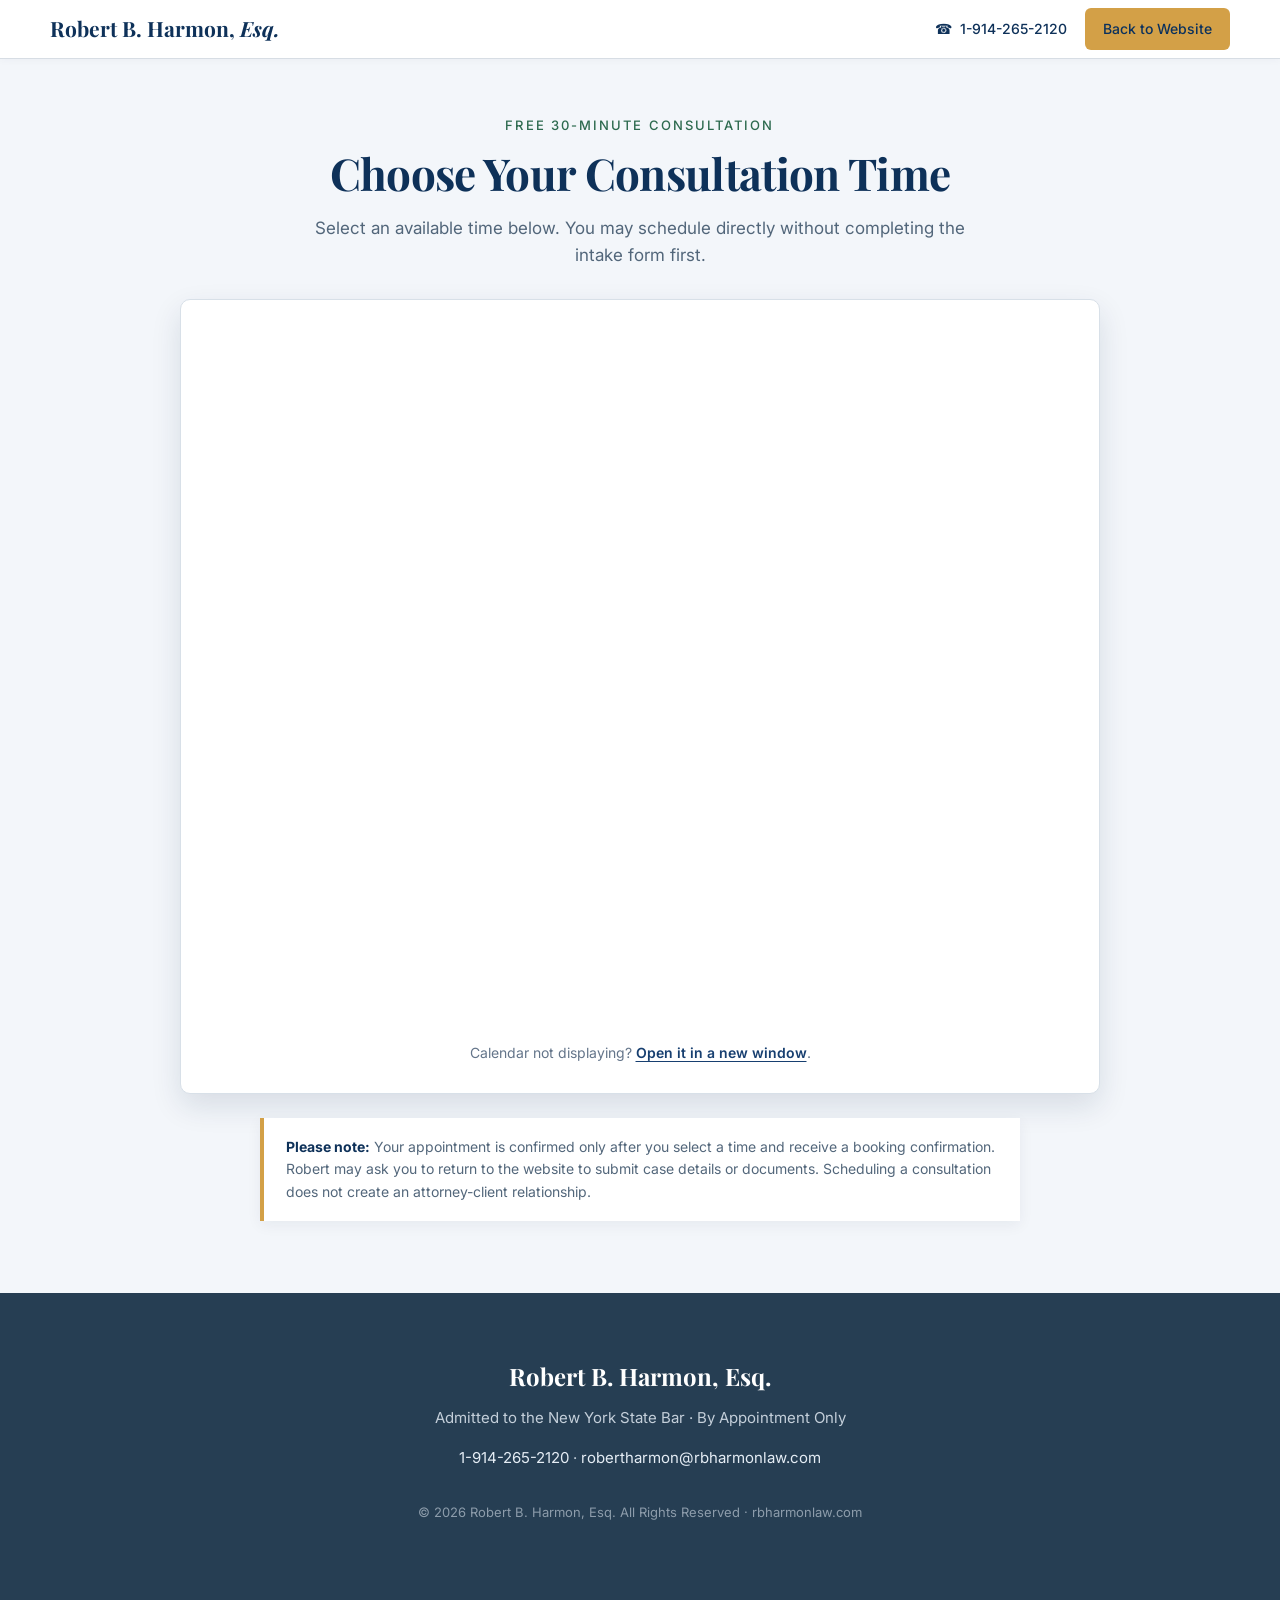
<file: schedule.html>
<!DOCTYPE html>
<html lang="en">
<head>
  <meta charset="UTF-8">
  <meta name="viewport" content="width=device-width, initial-scale=1.0">
  <meta name="robots" content="noindex, nofollow">
  <title>Schedule Your Consultation | Robert B. Harmon, Esq.</title>
  <meta name="description" content="Choose an available time for your free 30-minute consultation with Robert B. Harmon, Esq.">
  <link rel="preconnect" href="https://fonts.googleapis.com">
  <link rel="preconnect" href="https://fonts.gstatic.com" crossorigin>
  <link rel="preconnect" href="https://tidycal.com">
  <link href="https://fonts.googleapis.com/css2?family=Inter:wght@400;500;600;700&family=Playfair+Display:wght@600;700&display=swap" rel="stylesheet">
  <link rel="stylesheet" href="/styles.css">
</head>
<body class="booking-page">
  <header class="site-header">
    <div class="nav-container">
      <a href="/" class="brand">Robert B. Harmon, <em>Esq.</em></a>
      <div class="booking-header-actions">
        <a class="phone-link icon-link" href="tel:+19142652120">☎&nbsp; 1-914-265-2120</a>
        <a class="btn btn-gold btn-small" href="/">Back to Website</a>
      </div>
    </div>
  </header>

  <main id="top">
    <section class="section booking-section">
      <div class="container booking-container">
        <div class="booking-intro">
          <div id="intake-confirmation" class="intake-confirmation" hidden>✓ Your intake was submitted successfully. Now choose your appointment time.</div>
          <p class="eyebrow">FREE 30-MINUTE CONSULTATION</p>
          <h1>Choose Your Consultation Time</h1>
          <p class="booking-intro-copy">
            Select an available time below. You may schedule directly without completing the intake form first.
          </p>
        </div>

        <div class="booking-card">
          <div
            id="tidycal-booking"
            class="tidycal-embed"
            data-path="rbharmonlaw/free-mca-defense-consultation"
            data-showavatar="false"
          ></div>
          <noscript>
            <p class="booking-fallback">
              JavaScript is required for the embedded calendar.
              <a href="https://tidycal.com/rbharmonlaw/free-mca-defense-consultation">Open the appointment calendar</a>.
            </p>
          </noscript>
          <p class="booking-fallback">
            Calendar not displaying?
            <a href="https://tidycal.com/rbharmonlaw/free-mca-defense-consultation" target="_blank" rel="noopener">Open it in a new window</a>.
          </p>
        </div>

        <aside class="scheduling-note">
          <strong>Please note:</strong> Your appointment is confirmed only after you select a time and receive a booking confirmation. Robert may ask you to return to the website to submit case details or documents. Scheduling a consultation does not create an attorney-client relationship.
        </aside>
      </div>
    </section>
  </main>

  <footer class="footer compact-footer">
    <div class="container footer-inner">
      <h3>Robert B. Harmon, Esq.</h3>
      <p>Admitted to the New York State Bar · By Appointment Only</p>
      <p><a href="tel:+19142652120">1-914-265-2120</a> · <a href="mailto:robertharmon@rbharmonlaw.com">robertharmon@rbharmonlaw.com</a></p>
      <p class="copyright">© 2026 Robert B. Harmon, Esq. All Rights Reserved · rbharmonlaw.com</p>
    </div>
  </footer>

  <script src="/booking.js" defer></script>
</body>
</html>
</file>
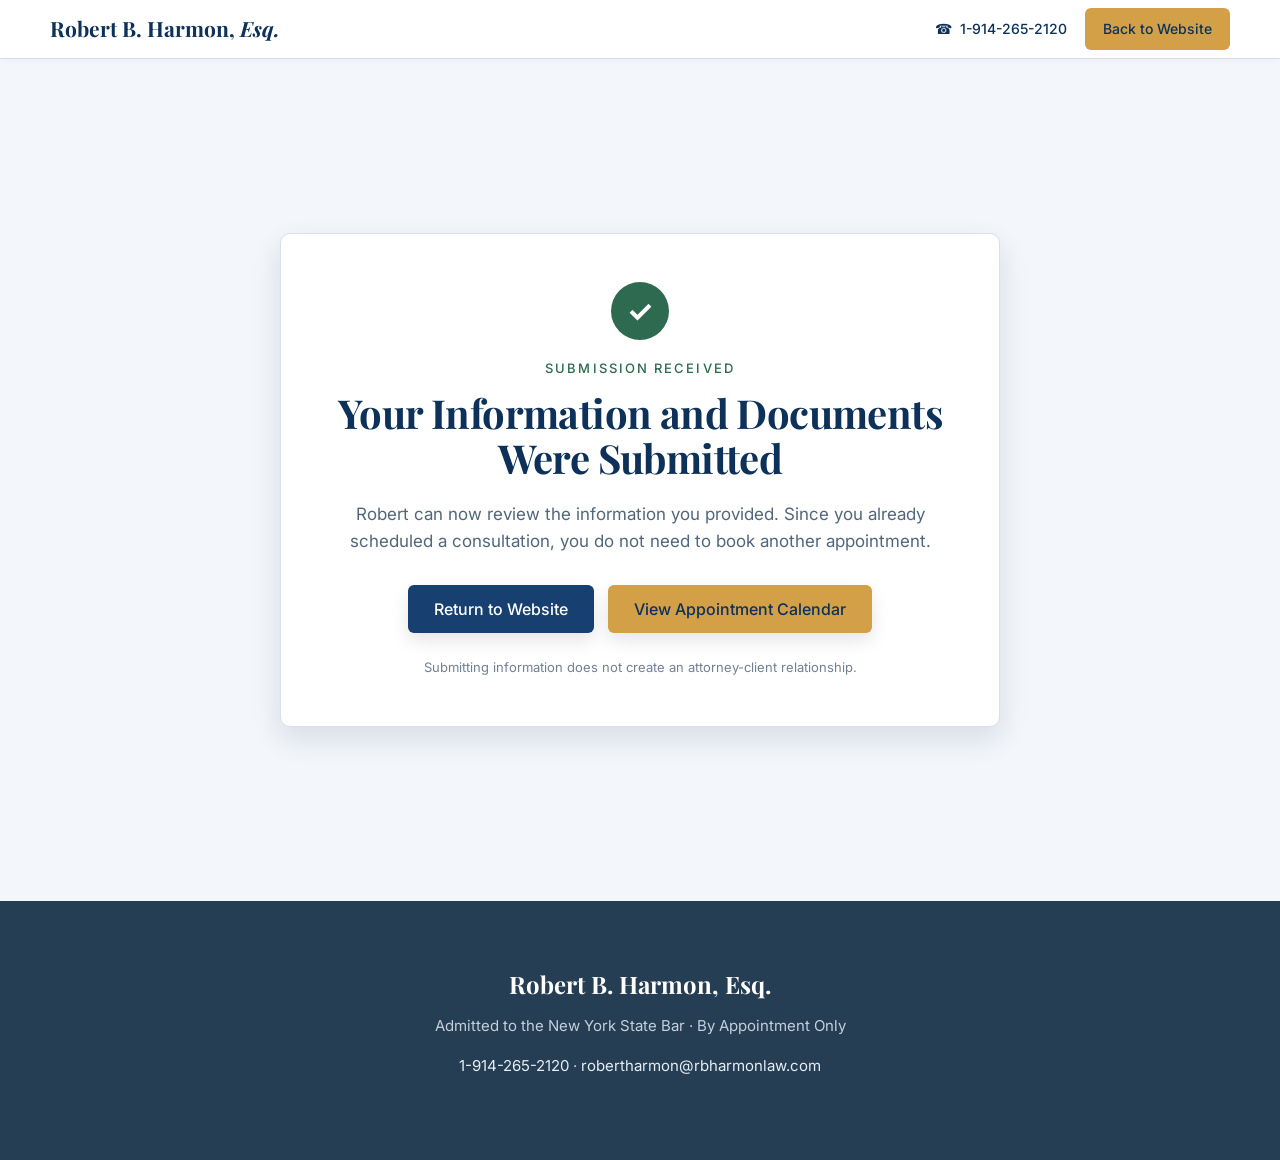
<file: submitted.html>
<!DOCTYPE html>
<html lang="en">
<head>
  <meta charset="UTF-8">
  <meta name="viewport" content="width=device-width, initial-scale=1.0">
  <meta name="robots" content="noindex, nofollow">
  <title>Documents Received | Robert B. Harmon, Esq.</title>
  <link rel="preconnect" href="https://fonts.googleapis.com">
  <link rel="preconnect" href="https://fonts.gstatic.com" crossorigin>
  <link href="https://fonts.googleapis.com/css2?family=Inter:wght@400;500;600;700&family=Playfair+Display:wght@600;700&display=swap" rel="stylesheet">
  <link rel="stylesheet" href="/styles.css">
</head>
<body class="booking-page">
  <header class="site-header">
    <div class="nav-container">
      <a href="/" class="brand">Robert B. Harmon, <em>Esq.</em></a>
      <div class="booking-header-actions">
        <a class="phone-link icon-link" href="tel:+19142652120">☎&nbsp; 1-914-265-2120</a>
        <a class="btn btn-gold btn-small" href="/">Back to Website</a>
      </div>
    </div>
  </header>

  <main class="confirmation-main">
    <section class="section confirmation-section">
      <div class="container confirmation-card">
        <div class="confirmation-check" aria-hidden="true">✓</div>
        <p class="eyebrow">SUBMISSION RECEIVED</p>
        <h1>Your Information and Documents Were Submitted</h1>
        <p>Robert can now review the information you provided. Since you already scheduled a consultation, you do not need to book another appointment.</p>
        <div class="confirmation-actions">
          <a class="btn btn-primary" href="/">Return to Website</a>
          <a class="btn btn-gold" href="/schedule.html">View Appointment Calendar</a>
        </div>
        <p class="confirmation-disclaimer">Submitting information does not create an attorney-client relationship.</p>
      </div>
    </section>
  </main>

  <footer class="footer compact-footer">
    <div class="container footer-inner">
      <h3>Robert B. Harmon, Esq.</h3>
      <p>Admitted to the New York State Bar · By Appointment Only</p>
      <p><a href="tel:+19142652120">1-914-265-2120</a> · <a href="mailto:robertharmon@rbharmonlaw.com">robertharmon@rbharmonlaw.com</a></p>
    </div>
  </footer>
</body>
</html>
</file>
<file: styles.css>
:root{
  --navy:#173f70;
  --navy-dark:#0e3159;
  --gold:#d3a047;
  --text:#26384d;
  --muted:#596b80;
  --soft:#f3f6fa;
  --border:#d8e0e8;
  --white:#fff;
  --shadow:0 12px 30px rgba(16,41,70,.12);
  --font-heading:'Playfair Display', Georgia, serif;
  --font-body:'Inter', Arial, sans-serif;
}

*{box-sizing:border-box}
html{scroll-behavior:smooth}
body{
  margin:0;
  font-family:var(--font-body);
  color:var(--text);
  background:#fff;
  line-height:1.6;
  font-size:15px;
  font-weight:400;
}

a{color:inherit;text-decoration:none}
.container{
  width:min(1080px, calc(100% - 48px));
  margin:0 auto;
}
.narrow{width:min(900px, calc(100% - 48px))}
.site-header{
  position:sticky;
  top:0;
  z-index:1000;
  background:rgba(255,255,255,.97);
  border-bottom:1px solid #d7dde4;
  box-shadow:0 1px 8px rgba(15,37,64,.04);
}
.nav-container{
  width:min(1180px, calc(100% - 48px));
  height:58px;
  margin:0 auto;
  display:flex;
  align-items:center;
  justify-content:space-between;
  gap:22px;
}
.brand{
  font-family:var(--font-heading);
  font-weight:700;
  font-size:21px;
  color:var(--navy-dark);
  white-space:nowrap;
}
.brand em{font-style:italic}
.main-nav{
  display:flex;
  align-items:center;
  gap:26px;
  font-weight:500;
  font-size:14px;
  color:#112d4b;
}
.main-nav a:hover{color:var(--gold)}
.nav-actions{
  display:flex;
  align-items:center;
  gap:16px;
  font-weight:500;
  color:var(--navy-dark);
  font-size:14px;
}
.phone-link{white-space:nowrap}
.btn{
  display:inline-flex;
  align-items:center;
  justify-content:center;
  min-height:48px;
  padding:0 26px;
  border-radius:6px;
  font-weight:500;
  font-size:16px;
  border:0;
  cursor:pointer;
  box-shadow:0 8px 18px rgba(0,0,0,.10);
  transition:.15s ease;
  line-height:1;
}
.btn:hover{transform:translateY(-1px);filter:brightness(.98)}
.btn-primary{background:var(--navy);color:#fff}
.btn-gold{background:var(--gold);color:#0b315d}
.btn-small{
  min-height:42px;
  padding:0 18px;
  font-size:14px;
  box-shadow:none;
}
.center-btn{margin:26px auto 0;display:flex;width:max-content}
.wide-btn{min-width:380px}

.mobile-menu-button{display:none}

.hero{
  position:relative;
  min-height:690px;
  display:flex;
  align-items:center;
  overflow:hidden;
  border-bottom:1px solid #eef1f5;
}
.hero-bg{
  position:absolute;
  inset:0;
  background:
    linear-gradient(90deg, rgba(255,255,255,.96) 0%, rgba(255,255,255,.88) 45%, rgba(255,255,255,.72) 72%, rgba(255,255,255,.82) 100%),
    url("nyc-bg.jpg") center/cover no-repeat;
  filter:saturate(.85);
}
.hero-content{
  position:relative;
  z-index:1;
  padding-top:30px;
}
.eyebrow{
  color:var(--navy-dark);
  font-size:13px;
  font-weight:500;
  letter-spacing:.16em;
  margin:0 0 20px;
}
h1,h2,h3{
  font-family:var(--font-heading);
  color:var(--navy-dark);
  line-height:1.12;
  margin:0;
}
h1{
  max-width:850px;
  font-size:54px;
  font-weight:700;
  letter-spacing:-.015em;
}
.hero-copy{
  max-width:760px;
  font-size:18px;
  color:#3f5368;
  line-height:1.65;
  margin:28px 0 30px;
  font-weight:400;
}
.hero-buttons{
  display:flex;
  gap:16px;
  flex-wrap:wrap;
}
.trust-row{
  margin-top:20px;
  color:#53687d;
  font-size:14px;
  font-weight:400;
}
.trust-row span{padding:0 8px;color:#93a0ad}

.section{
  padding:78px 0;
}
.section:nth-of-type(even){background:var(--soft)}
.section h2{
  text-align:center;
  font-size:38px;
  font-weight:700;
  margin-bottom:20px;
}
.section-intro{
  max-width:720px;
  margin:0 auto 48px;
  text-align:center;
  color:#52667a;
  font-size:18px;
  font-weight:400;
  line-height:1.55;
}
.problem-grid{
  display:grid;
  grid-template-columns:repeat(2, 1fr);
  gap:16px;
}
.problem-card{
  min-height:74px;
  padding:18px 22px;
  background:#f8fafc;
  border:1px solid var(--border);
  border-radius:8px;
  display:flex;
  align-items:center;
  gap:16px;
  font-size:16px;
  color:#273a51;
  font-weight:400;
}
.line-icon{
  width:28px;
  height:28px;
  flex:0 0 28px;
  border:1px solid #b7c9dc;
  border-radius:50%;
  color:var(--navy);
  font-weight:600;
  font-size:14px;
  display:flex;
  align-items:center;
  justify-content:center;
  background:#fff;
}
.strong-note{
  max-width:760px;
  margin:40px auto 0;
  text-align:center;
  color:var(--navy-dark);
  font-weight:600;
  font-size:17px;
  line-height:1.5;
}
.start-options{background:#fff}
.start-grid{display:grid;grid-template-columns:repeat(2,1fr);gap:22px}
.start-card{display:flex;flex-direction:column;align-items:flex-start;padding:30px;background:#fff;border:1px solid var(--border);border-radius:10px;box-shadow:0 6px 18px rgba(16,41,70,.07)}
.start-card.featured{border:2px solid var(--navy)}
.start-number{display:inline-flex;padding:5px 10px;margin-bottom:16px;border-radius:999px;background:var(--soft);color:var(--navy);font-size:12px;font-weight:700;letter-spacing:.08em;text-transform:uppercase}
.start-card.featured .start-number{background:var(--navy);color:#fff}
.start-card h3{font-size:25px;margin-bottom:12px}
.start-card p{flex:1;margin:0 0 24px;color:#52667a;font-size:16px}
.start-card .btn{width:100%}

.services{background:var(--soft)}
.service-grid{
  display:grid;
  grid-template-columns:repeat(3,1fr);
  gap:22px;
}
.service-card{
  min-height:200px;
  background:#fff;
  border:1px solid var(--border);
  border-radius:8px;
  padding:28px;
  box-shadow:0 3px 8px rgba(0,0,0,.02);
}
.service-card.highlighted{
  border-color:#9fb4cb;
  box-shadow:0 8px 20px rgba(20,61,104,.11);
}
.gold-line{
  display:block;
  width:44px;
  height:3px;
  background:var(--gold);
  border-radius:6px;
  margin-bottom:22px;
}
.service-card h3{
  font-size:22px;
  font-weight:700;
  margin-bottom:14px;
}
.service-card p{
  margin:0;
  font-size:16px;
  color:#53677b;
  font-weight:400;
}

.related{background:#fff}
.related-list{
  display:grid;
  grid-template-columns:repeat(2,1fr);
  gap:20px 60px;
  margin:40px 0 38px;
}
.related-list p{
  margin:0;
  color:#52667a;
  font-size:16px;
  font-weight:400;
}
.related-list strong{
  color:var(--navy-dark);
  font-weight:600;
}

.about{background:var(--soft)}
.about-grid{
  display:grid;
  grid-template-columns:1fr 1.25fr;
  gap:78px;
  align-items:start;
  max-width:920px;
  margin:46px auto 0;
}
.attorney-photo{
  width:100%;
  max-width:390px;
  height:auto;
  border-radius:6px;
  display:block;
  box-shadow:var(--shadow);
  background:#ddd;
}
.about-left h3{
  margin-top:24px;
  font-size:24px;
  font-weight:700;
}
.subline{
  margin-top:0;
  color:#53677b;
}
.about-left p{
  font-size:15px;
  color:#516579;
  font-weight:400;
}
.why-card{
  background:#fff;
  border:2px solid var(--navy);
  border-radius:7px;
  padding:32px;
  box-shadow:0 7px 20px rgba(11,49,93,.09);
}
.why-card h3{
  font-size:25px;
  font-weight:700;
  margin-bottom:18px;
}
.why-card ul{
  margin:0;
  padding:0;
  list-style:none;
}
.why-card li{
  margin:12px 0;
  color:#25384e;
  font-size:15px;
  font-weight:400;
}
.why-card li::before{
  content:"✓";
  color:var(--gold);
  font-weight:600;
  margin-right:12px;
}
.blue-banner{
  margin:56px auto 0;
  max-width:920px;
  background:var(--navy);
  color:#fff;
  text-align:center;
  font-weight:500;
  font-size:18px;
  border-radius:5px;
  padding:24px;
}
.blue-banner span{color:var(--gold);font-weight:500}

.process{background:#fff}
.process-grid{
  display:grid;
  grid-template-columns:repeat(4,1fr);
  gap:22px;
  margin-top:44px;
}
.process-card{
  position:relative;
  min-height:230px;
  background:#f8fafc;
  border:1px solid var(--border);
  border-radius:8px;
  padding:30px 24px 24px;
}
.number{
  position:absolute;
  top:-14px;
  left:-12px;
  width:36px;
  height:36px;
  border-radius:50%;
  background:var(--navy);
  color:#fff;
  display:flex;
  align-items:center;
  justify-content:center;
  font-weight:600;
  font-size:14px;
  box-shadow:0 6px 12px rgba(0,0,0,.10);
}
.process-icon{
  color:var(--gold);
  font-family:var(--font-heading);
  font-size:25px;
  font-weight:700;
  letter-spacing:.04em;
  margin-bottom:8px;
}
.process-card h3{
  font-size:19px;
  font-weight:700;
  margin-bottom:12px;
}
.process-card p{
  margin:0;
  color:#54687b;
  font-size:14px;
  font-weight:400;
}

.faq{background:var(--soft)}
.faq-container{width:min(680px, calc(100% - 48px))}
.accordion{
  margin-top:32px;
}
.faq-item{
  background:#fff;
  border:1px solid var(--border);
  border-radius:7px;
  margin-bottom:12px;
  overflow:hidden;
}
.faq-item button{
  width:100%;
  background:#fff;
  border:0;
  padding:17px 20px;
  display:flex;
  justify-content:space-between;
  text-align:left;
  color:var(--navy-dark);
  font-weight:600;
  font-size:15px;
  cursor:pointer;
}
.faq-answer{
  display:none;
  padding:0 20px 20px;
  color:#516579;
  font-size:14px;
  font-weight:400;
}
.faq-item.active .faq-answer{display:block}

.submit-section{background:#fff}
.form-container{width:min(720px, calc(100% - 48px))}
.case-form{
  background:#fff;
  border:1px solid var(--border);
  border-radius:9px;
  box-shadow:0 5px 16px rgba(0,0,0,.05);
  padding:36px;
}
.hidden{display:none}
.case-form label,
.case-form legend{
  display:block;
  color:var(--navy-dark);
  font-weight:600;
  margin-bottom:8px;
  font-size:14px;
}
.case-form span{color:#d83030}
.case-form small{
  color:#64758a;
  font-weight:400;
}
.case-form input,
.case-form select,
.case-form textarea{
  width:100%;
  min-height:54px;
  border:1px solid #cfd9e3;
  border-radius:6px;
  font:inherit;
  font-size:16px;
  padding:0 14px;
  margin:4px 0 22px;
  color:#21364f;
  background:#fff;
  font-weight:400;
}
.case-form input[type="file"]{
  padding:13px;
  min-height:auto;
  font-size:14px;
}
.case-form textarea{
  min-height:165px;
  padding:15px;
  resize:vertical;
}
.two-col{
  display:grid;
  grid-template-columns:1fr 1fr;
  gap:22px;
}
fieldset{
  border:0;
  padding:0;
  margin:0 0 22px;
}
fieldset legend{margin-bottom:8px}
.radio{
  display:inline-flex!important;
  align-items:center;
  gap:8px;
  margin-right:24px;
  font-weight:400!important;
  color:#23384f!important;
  font-size:15px!important;
}
.radio input{
  width:18px;
  min-height:18px;
  margin:0;
}
.form-submit{
  width:100%;
  margin-top:6px;
}
.form-next-step{
  margin:12px 0 0;
  text-align:center;
  color:#64758a;
  font-size:13px;
}
.appointment-status{margin:4px 0 24px;padding:18px 20px;border:1px solid #cfd9e3;border-radius:7px;background:var(--soft)}
.appointment-status legend{padding:0 6px;margin-left:-6px}
.homepage-schedule{background:var(--soft)}
.homepage-schedule h2{text-align:center}
.schedule-intake-link{max-width:760px;margin:24px auto 0;padding:18px 22px;text-align:center;background:#fff;border-left:4px solid var(--gold);color:#53677b;box-shadow:0 4px 14px rgba(16,41,70,.06)}
.schedule-intake-link strong{color:var(--navy-dark)}
.schedule-intake-link a{color:var(--navy);font-weight:600;text-decoration:underline;text-underline-offset:3px}
.intake-confirmation{max-width:700px;margin:0 auto 24px;padding:14px 18px;border:1px solid #9bc8ac;border-radius:7px;background:#eef8f1;color:#245b3d;font-size:15px;font-weight:600}

.booking-page{background:var(--soft)}
.booking-page .site-header{position:relative}
.booking-header-actions{display:flex;align-items:center;gap:18px;color:var(--navy-dark);font-size:14px;font-weight:500}
.booking-section{padding:56px 0 72px;background:var(--soft)}
.booking-container{width:min(920px, calc(100% - 48px))}
.booking-intro{text-align:center;max-width:760px;margin:0 auto 30px}
.booking-intro .eyebrow{margin-bottom:12px;color:#2d6a4f}
.booking-intro h1{max-width:none;font-size:44px;margin-bottom:18px}
.booking-intro-copy{max-width:700px;margin:0 auto;color:#52667a;font-size:17px}
.booking-progress{display:flex;align-items:center;justify-content:center;margin:0 auto 34px;max-width:580px}
.progress-step{display:flex;align-items:center;gap:10px;color:#6b7c8e;font-size:14px;font-weight:600;white-space:nowrap}
.progress-step span{display:inline-flex;align-items:center;justify-content:center;width:34px;height:34px;border-radius:50%;border:2px solid #b8c5d2;background:#fff;color:#66798d}
.progress-step.done{color:#2d6a4f}
.progress-step.done span{border-color:#2d6a4f;background:#2d6a4f;color:#fff}
.progress-step.active{color:var(--navy-dark)}
.progress-step.active span{border-color:var(--gold);background:var(--gold);color:var(--navy-dark)}
.progress-divider{height:2px;width:86px;margin:0 16px;background:#c7d1dc}
.booking-card{background:#fff;border:1px solid var(--border);border-radius:10px;box-shadow:var(--shadow);padding:24px;overflow:hidden}
.tidycal-embed{width:100%;min-height:700px}
.booking-fallback{margin:18px 0 4px;text-align:center;color:#64758a;font-size:14px}
.booking-fallback a{color:var(--navy);font-weight:600;text-decoration:underline;text-underline-offset:3px}
.scheduling-note{max-width:760px;margin:24px auto 0;padding:18px 22px;border-left:4px solid var(--gold);background:#fff;color:#53677b;font-size:14px;box-shadow:0 4px 14px rgba(16,41,70,.06)}
.scheduling-note strong{color:var(--navy-dark)}
.compact-footer{padding:34px 0}
.compact-footer p{margin:8px 0}
.confirmation-main{min-height:calc(100vh - 58px);display:flex;flex-direction:column}
.confirmation-section{flex:1;display:flex;align-items:center;background:var(--soft)}
.confirmation-card{width:min(720px,calc(100% - 48px));padding:48px;text-align:center;background:#fff;border:1px solid var(--border);border-radius:10px;box-shadow:var(--shadow)}
.confirmation-card h1{max-width:none;font-size:40px;margin-bottom:20px}
.confirmation-card>p:not(.eyebrow):not(.confirmation-disclaimer){max-width:620px;margin:0 auto;color:#52667a;font-size:17px}
.confirmation-check{display:flex;align-items:center;justify-content:center;width:58px;height:58px;margin:0 auto 18px;border-radius:50%;background:#2d6a4f;color:#fff;font-size:30px;font-weight:700}
.confirmation-card .eyebrow{margin-bottom:12px;color:#2d6a4f}
.confirmation-actions{display:flex;justify-content:center;gap:14px;margin-top:30px}
.confirmation-disclaimer{margin:24px 0 0!important;color:#718195!important;font-size:13px!important}

.footer{
  background:#263e53;
  color:#c4cfda;
  padding:70px 0 66px;
  text-align:center;
}
.footer h2,.footer h3{
  color:#fff;
  font-size:24px;
  font-weight:700;
}
.footer p{
  font-size:15px;
  margin:16px 0;
  font-weight:400;
}
.footer-line{
  height:1px;
  background:rgba(255,255,255,.18);
  width:min(860px,100%);
  margin:46px auto 32px;
}
.footer a{color:#e5edf5;font-weight:400}
.copyright{
  opacity:.65;
  margin-top:32px!important;
  font-size:13px!important;
}

@media (max-width: 1020px){
  .main-nav,.nav-actions{display:none}
  .mobile-menu-button{
    display:flex;
    flex-direction:column;
    gap:5px;
    width:40px;
    height:40px;
    align-items:center;
    justify-content:center;
    border:0;
    background:transparent;
  }
  .mobile-menu-button span{
    width:24px;
    height:2px;
    background:var(--navy-dark);
  }
  .main-nav.open{
    display:flex;
    position:absolute;
    top:58px;
    left:0;
    right:0;
    background:#fff;
    flex-direction:column;
    align-items:flex-start;
    padding:20px 28px;
    border-bottom:1px solid var(--border);
  }
  h1{font-size:46px}
  .service-grid{grid-template-columns:repeat(2,1fr)}
  .process-grid{grid-template-columns:repeat(2,1fr)}
  .about-grid{grid-template-columns:1fr;gap:40px}
}
@media (max-width: 700px){
  .container,.narrow,.form-container,.faq-container{
    width:calc(100% - 30px);
  }
  .nav-container{width:calc(100% - 28px)}
  .brand{font-size:18px}
  .hero{min-height:auto;padding:88px 0 68px}
  h1{font-size:36px}
  .hero-copy,.section-intro{font-size:16px}
  .section{padding:60px 0}
  .section h2{font-size:30px}
  .problem-grid,.service-grid,.related-list,.process-grid,.two-col{
    grid-template-columns:1fr;
  }
  .start-grid{grid-template-columns:1fr}
  .start-card{padding:24px 20px}
  .case-form{padding:24px 18px}
  .btn{width:100%;min-width:0}
  .hero-buttons{width:100%}
  .wide-btn{min-width:0}
  .booking-header-actions .phone-link{display:none}
  .booking-header-actions .btn{width:auto;padding:0 14px;font-size:13px}
  .booking-section{padding:34px 0 52px}
  .booking-container{width:calc(100% - 24px)}
  .booking-intro h1{font-size:34px}
  .booking-intro-copy{font-size:16px}
  .booking-progress{margin-bottom:28px}
  .progress-step{font-size:12px;gap:7px}
  .progress-step span{width:30px;height:30px}
  .progress-divider{width:28px;margin:0 8px}
  .booking-card{padding:8px;border-radius:8px}
  .tidycal-embed{min-height:760px}
  .booking-fallback{padding:0 10px 10px}
  .scheduling-note{margin-top:18px;padding:16px 18px}
  .confirmation-card{width:calc(100% - 24px);padding:34px 20px}
  .confirmation-card h1{font-size:32px}
  .confirmation-actions{flex-direction:column}
}


/* v3 refinements */
.icon-link,.icon-btn,.button-main-line{display:inline-flex;align-items:center;justify-content:center;gap:9px}
.icon-svg{width:17px;height:17px;fill:none;stroke:currentColor;stroke-width:2;stroke-linecap:round;stroke-linejoin:round;flex:0 0 auto}
.problem-card{gap:18px}
.problem-icon{width:30px;flex:0 0 30px;color:var(--navy);display:flex;align-items:center;justify-content:center}
.problem-svg{width:29px;height:29px;fill:none;stroke:currentColor;stroke-width:2;stroke-linecap:round;stroke-linejoin:round}
.line-icon{display:none!important}
.blue-banner{max-width:720px;font-size:16px;padding:18px 24px;margin-top:46px}
.number{display:none!important}
.button-sub-line{display:inline-block}
.stacked-mobile{gap:8px}
.footer-contact-line{display:flex;align-items:center;justify-content:center;gap:22px;flex-wrap:wrap}
.file-field{margin:0 0 22px}
.file-label-text{display:block;color:var(--navy-dark);font-weight:600;margin-bottom:8px;font-size:14px}
.file-native{position:absolute!important;width:1px!important;height:1px!important;opacity:0!important;pointer-events:none!important}
.file-ui{min-height:54px;border:1px solid #cfd9e3;border-radius:6px;margin:4px 0 8px!important;padding:10px 12px;display:flex!important;align-items:center;gap:12px;color:#21364f!important;font-weight:400!important;font-size:15px!important;cursor:pointer}
.file-button{display:inline-flex;align-items:center;justify-content:center;min-height:34px;padding:0 13px;border-radius:4px;background:var(--navy);color:#fff;font-weight:500}
.file-name{color:#2d3e51;font-weight:400}
@media (max-width:700px){
  .hero{padding:46px 0 44px;align-items:flex-start}
  .hero-content{padding-top:0}
  .eyebrow{font-size:11px;letter-spacing:.12em;margin-bottom:14px;line-height:1.5}
  .hero-copy{margin:22px 0 24px;line-height:1.55}
  .services .service-card{text-align:center}
  .services .gold-line{margin-left:auto;margin-right:auto}
  .blue-banner{max-width:calc(100% - 10px);font-size:14px;padding:14px 18px;margin-top:40px}
  .stacked-mobile{flex-direction:column;min-height:64px;gap:7px;line-height:1.15;padding-top:12px;padding-bottom:12px;text-align:center}
  .stacked-mobile .button-main-line{display:flex;gap:8px}
  .stacked-mobile .button-sub-line{display:block;font-size:15px}
  .footer-contact-line{flex-direction:column;gap:8px;margin-top:18px!important}
  .footer-email,.footer-phone{justify-content:center}
  .problem-svg{width:25px;height:25px}
}
</file>
